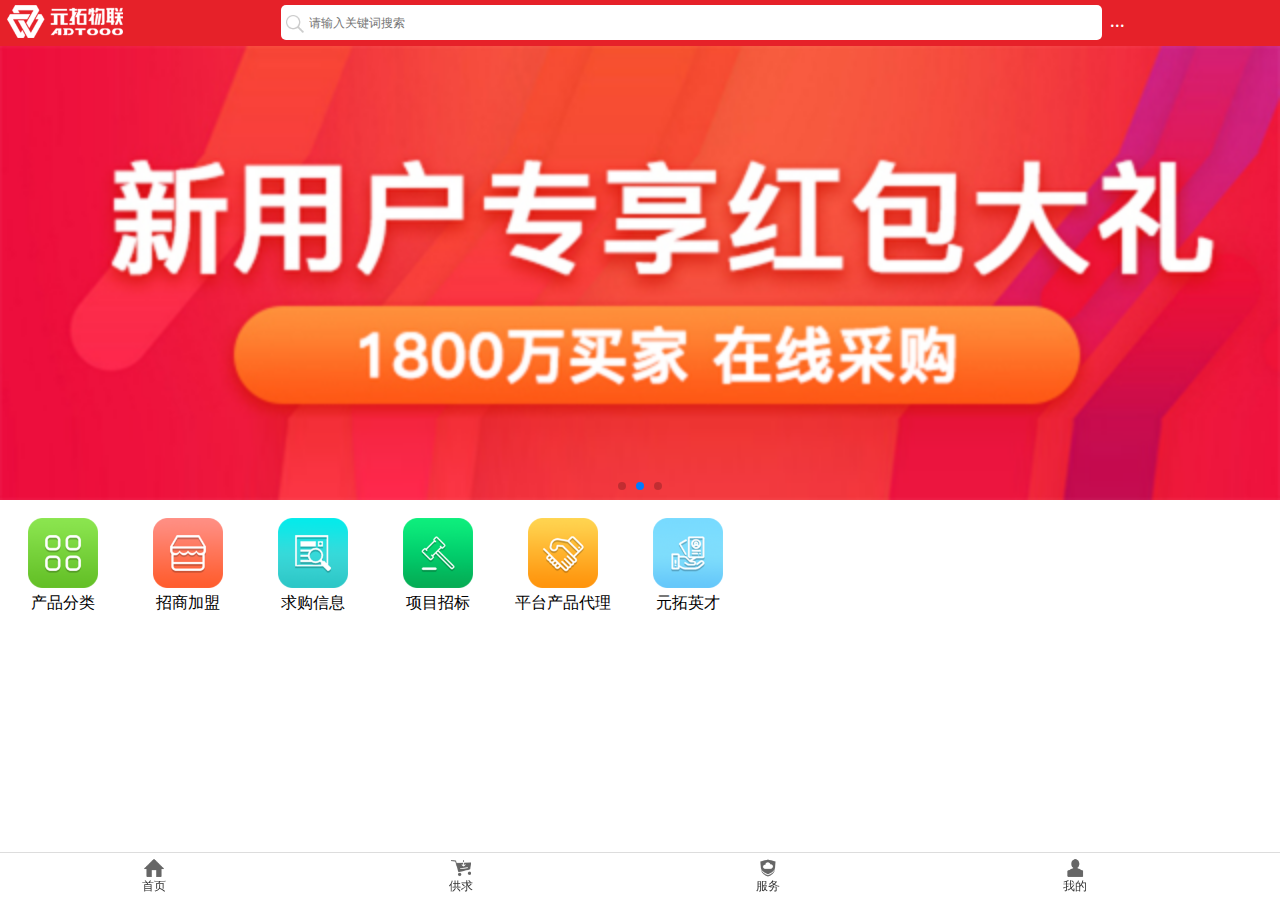
<file: ADTO_mobile/index.html>
<!DOCTYPE html>
<html>

<head>
	<meta charset="UTF-8">
	<meta name="viewport"
		content="width=width=device-width, user-scalable=no, initial-scale=1.0, maximum-scale=1.0, minimum-scale=1.0">
	<title>home</title>
	<link rel="stylesheet" href="css/style.css">
	<link rel="stylesheet" href="css/swiper.min.css">


</head>
<style>

</style>

<body>
	<div class="yy_header">
		<div class="yy_header1">
			<img src="images/logo.png" />
		</div>

		<div class="yy_header2">
			<div>
				<img src="images/Search.png" />
				<input placeholder="请输入关键词搜索" />
			</div>
		</div>
		<div class="yy_header3">
			<a href="#">...</a>
		</div>
	</div>
	<div class="yy_banner">
		<div class="swiper-container">
			<div class="swiper-wrapper">
				<div class="swiper-slide"><img src="images/banner1.png" />
				</div>
				<div class="swiper-slide"><img src="images/banner1.png" alt=""></div>
				<div class="swiper-slide"><img src="images/banner1.png" alt=""></div>
			</div>
			<!-- 如果需要分页器 -->
			<div class="swiper-pagination"></div>

			<!-- 如果需要滚动条 -->
		</div>
	</div>
	<div class="yy_content">
		<ul>
			<li>
				<a href="#">
					<img src="images/content1.png" />
					<p>产品分类</p>
				</a>
			</li>
			<li>
				<a href="#">
					<img src="images/content2.png" />
					<p>招商加盟</p>
				</a>
			</li>
			<li>
				<a href="#">
					<img src="images/content3.png" />
					<p>求购信息</p>
				</a>
			</li>
			<li>
				<a href="#">
					<img src="images/content4.png" />
					<p>项目招标</p>
				</a>
			</li>
			<li>
				<a href="#">
					<img src="images/content5.png" />
					<p>平台产品代理</p>
				</a>
			</li>
			<li>
				<a href="#">
					<img src="images/content6.png" />
					<p>元拓英才</p>
				</a>
			</li>
			<li class="clear"></li>
		</ul>
	</div>
	<div class="yy_content_center"></div>
	<div class="yy_bottom">
		<ul>
			<li>
				<a href="#">
					<img src="images/shouye.png" />
					<p>首页</p>
				</a>
			</li>
			<li>
				<a href="#">
					<img src="images/gongqiu.png" />
					<p>供求</p>
				</a>
			</li>
			<li>
				<a href="#">
					<img src="images/fuwu.png" />
					<p>服务</p>
				</a>
			</li>
			<li>
				<a href="#">
					<img src="images/user.png" />
					<p>我的</p>
				</a>
			</li>
			<li class="clear"></li>
		</ul>
	</div>
	<script src="js/swiper.min.js"></script>
	<script src="js/jquery.min.js"></script>
	<script>
		$(document).ready(function () {
			var mySwiper = new Swiper('.swiper-container', {
				// 轮播图的方向，也可以是vertical方向
				direction: 'horizontal',

				//播放速度
				loop: true,

				// 自动播放时间
				autoplay: 500,

				// 播放的速度
				speed: 2000,

				// 如果需要分页器，即下面的小圆点
				pagination: '.swiper-pagination',

				// 如果需要前进后退按钮
				nextButton: '.swiper-button-next',
				prevButton: '.swiper-button-prev',


				// 这样，即使我们滑动之后， 定时器也不会被清除
				autoplayDisableOnInteraction: false,

			});

		})    
	</script>
</body>

</html>
</file>
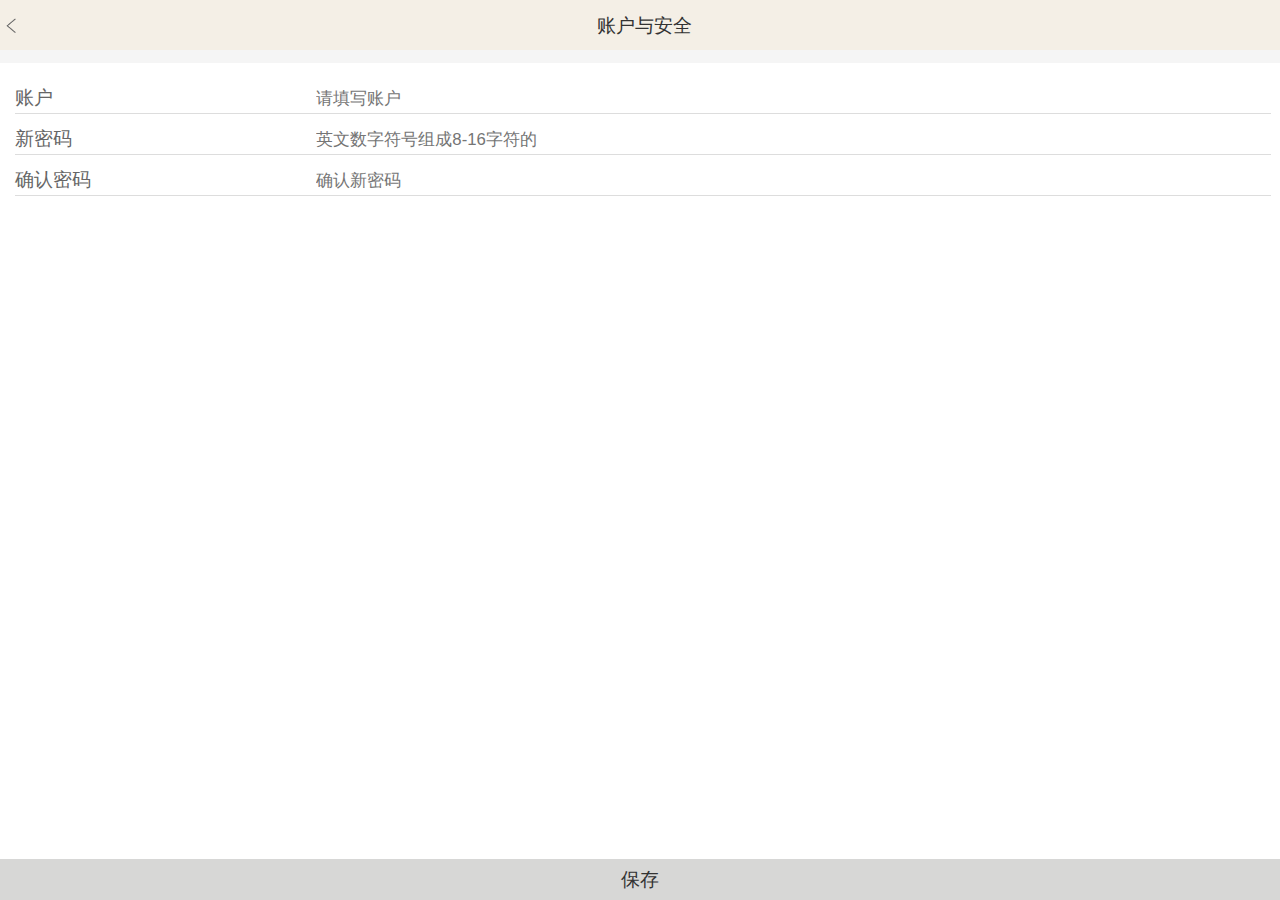
<file: ADTO_mobile/accounts_security.html>
<!DOCTYPE html>
<html>
	<head>
		<meta charset="UTF-8">
		<title>账户与安全</title>
		<meta content="width=device-width, initial-scale=1.0, maximum-scale=1.0, user-scalable=no" name="viewport" />
		<link rel="stylesheet" href="css/indexone.css" />
	</head>
	<body>
	<!-- 头部star -->
	<div class="mobile_head">
		<div class="ld_head_content">
			<div class="ld_head_left">
				<a><img src="images/Back.png"></a>
			</div>
			<div class="ld_head_center">
                账户与安全
            </div>	
            <div class="ld_head_right">
                
            </div>
		</div>	
	</div>
    <!-- 头部end -->
    <div class="ld_inline">
    </div>
	<!-- 内容star-->
	<div class="ld_address_information ld_invoice_infor">
        <div class="ld_profile_item">
            <div class="ld_profile_item_left">账户</div>
            <div class="ld_profile_item_right">
                <input type="text" placeholder="请填写账户">
            </div>
        </div>
        <div class="ld_profile_item">
            <div class="ld_profile_item_left">新密码</div>
            <div class="ld_profile_item_right">
                <input type="text" placeholder="英文数字符号组成8-16字符的密码">
            </div>
        </div>
        <div class="ld_profile_item">
            <div class="ld_profile_item_left">确认密码</div>
            <div class="ld_profile_item_right">
                <input type="text" placeholder="确认新密码">
            </div>
        </div>
    </div>                                                                                                       
    <!-- 内容end-->
	<!-- 底部star-->
	<div class="ld_add_address">
        <a>保存</a>
    </div>
	<!-- 底部end-->
	</body>
</html>
</file>
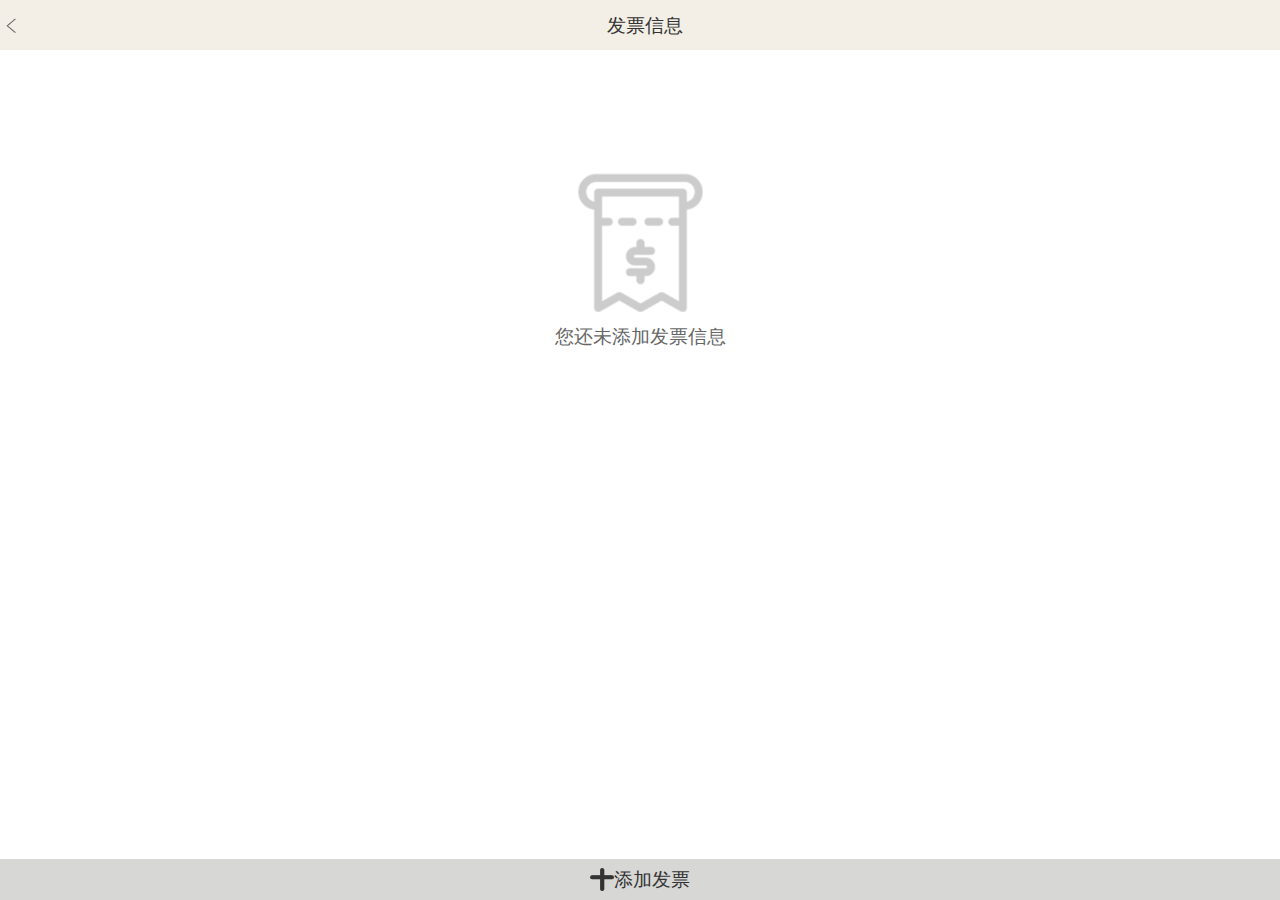
<file: ADTO_mobile/add_invoice.html>
<!DOCTYPE html>
<html>
	<head>
		<meta charset="UTF-8">
		<title>发票信息</title>
		<meta content="width=device-width, initial-scale=1.0, maximum-scale=1.0, user-scalable=no" name="viewport" />
		<link rel="stylesheet" href="css/indexone.css" />
	</head>
	<body>
	<!-- 头部star -->
	<div class="mobile_head">
		<div class="ld_head_content">
			<div class="ld_head_left">
				<a><img src="images/Back.png"></a>
			</div>
			<div class="ld_head_center">
				发票信息
            </div>	
            <div class="ld_head_right">
                
            </div>
		</div>	
	</div>
	<!-- 头部end -->
	<!-- 内容star-->
	<div class="ld_no_address">
        <img src="images/invoice_no.png">
        <p>您还未添加发票信息</p>
    </div>                                                                                                            
	<!-- 内容end-->
	<!-- 底部star-->
	<div class="ld_add_address">
        <div class="ld_add_address_left"><a><img src="images/address_add.png"> </a></div>
        <div class="ld_add_address_right"><a href="invoice_details.html"><span>添加发票</span></a></div>
    </div>
	<!-- 底部end-->
	</body>
</html>
</file>
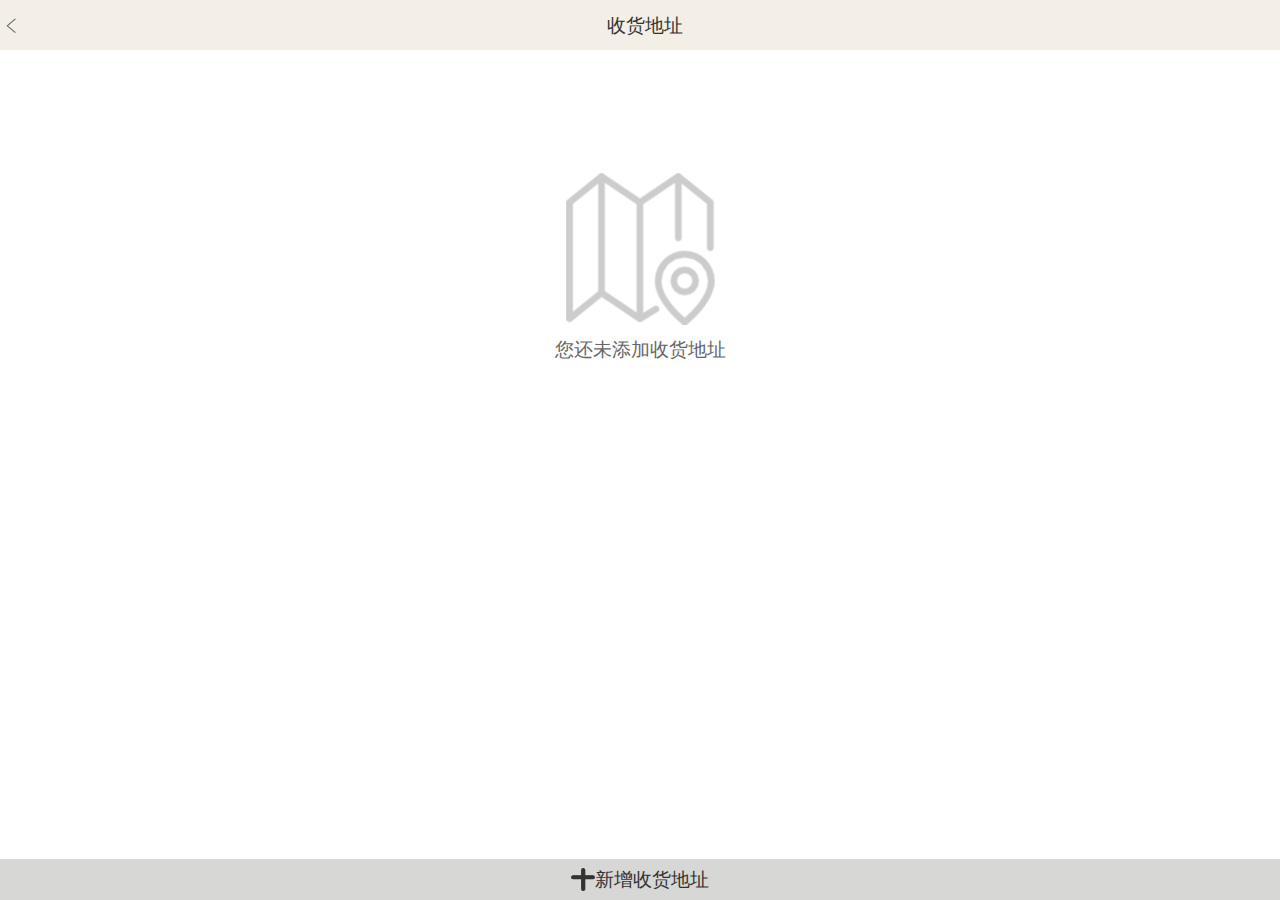
<file: ADTO_mobile/address.html>
<!DOCTYPE html>
<html>
	<head>
		<meta charset="UTF-8">
		<title>收货地址</title>
		<meta content="width=device-width, initial-scale=1.0, maximum-scale=1.0, user-scalable=no" name="viewport" />
		<link rel="stylesheet" href="css/indexone.css" />
	</head>
	<body>
	<!-- 头部star -->
	<div class="mobile_head">
		<div class="ld_head_content">
			<div class="ld_head_left">
				<a><img src="images/Back.png"></a>
			</div>
			<div class="ld_head_center">
				收货地址
            </div>	
            <div class="ld_head_right">
                
            </div>
		</div>	
	</div>
	<!-- 头部end -->
	<!-- 内容star-->
	<div class="ld_no_address">
        <img src="images/address_no.png">
        <p>您还未添加收货地址</p>
    </div>                                                                                                            
	<!-- 内容end-->
	<!-- 底部star-->
	<div class="ld_add_address">
        <div class="ld_add_address_left"><a><img src="images/address_add.png"> </a></div>
        <div class="ld_add_address_right"><a href="address_confirm.html"><span>新增收货地址</span></a></div>
    </div>
	<!-- 底部end-->
	</body>
</html>
</file>
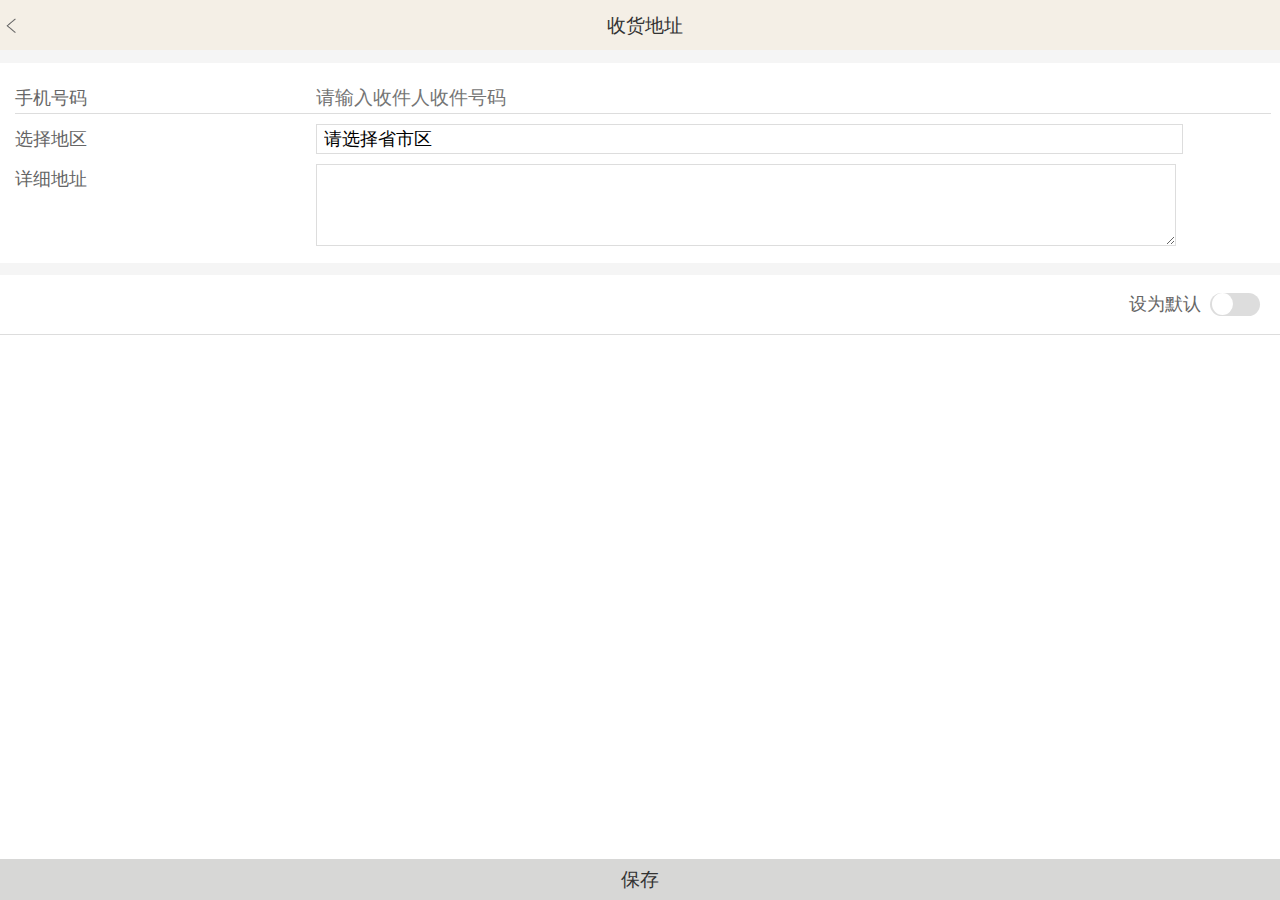
<file: ADTO_mobile/address_confirm.html>
<!DOCTYPE html>
<html>
	<head>
		<meta charset="UTF-8">
		<title>收货地址</title>
		<meta content="width=device-width, initial-scale=1.0, maximum-scale=1.0, user-scalable=no" name="viewport" />
		<link rel="stylesheet" href="css/indexone.css" />
	</head>
	<body>
	<!-- 头部star -->
	<div class="mobile_head">
		<div class="ld_head_content">
			<div class="ld_head_left">
				<a><img src="images/Back.png"></a>
			</div>
			<div class="ld_head_center">
				收货地址
            </div>	
            <div class="ld_head_right">
				
            </div>
		</div>	
	</div>
    <!-- 头部end -->
    <div class="ld_inline">
    </div>
	<!-- 内容star-->
	<div class="ld_address_information">
        <div class="ld_address_infor_item">
            <div class="ld_address_infor_left">手机号码</div>
            <div class="ld_address_infor_right">
                <input type="text" placeholder="请输入收件人收件号码" class="ld_addr">
            </div>
        </div>
        <div  class="ld_address_infor_item">
            <div class="ld_address_infor_left">选择地区</div>
            <div class="ld_address_infor_right">
				<input type="text" class="threeunit" id="picker" placeholder="请选择省市区">
			</div>
        </div>
        <div  class="ld_address_infor_item">
            <div class="ld_address_infor_left">详细地址</div>
            <div class="ld_address_infor_right">
				<textarea></textarea>
			</div>
        </div>
    </div>                                                                                                       
	<!-- 内容end-->
	<div class="ld_inline">
	</div>
	<!-- 设为默认star-->
	<div class="ld_setdefault">
		<div>
			<input type="checkbox" id="1" class="checkbox">
			<label class="switch" for="1"></label>
		</div>
		<div class="ld_defullt">设为默认</div>
	</div>
	<!-- 设为默认end-->
	<!-- 底部star-->
	<div class="ld_add_address">
        <a>保存</a>
    </div>
	<!-- 底部end-->
	<script src="js/picker.min.js"></script>
	<script src="js/city.js"></script>
	<script src="js/index.js"></script>
	</body>
</html>
</file>
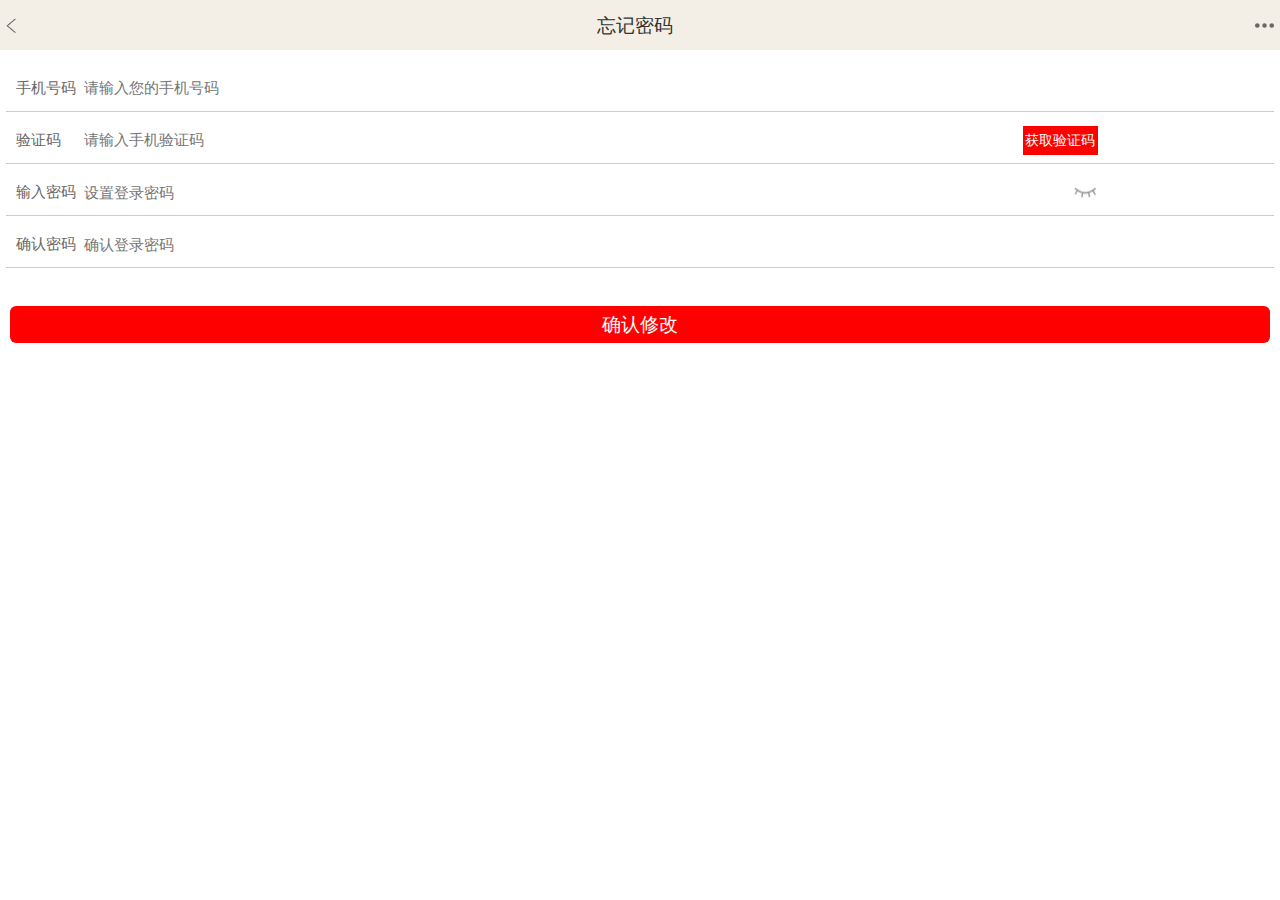
<file: ADTO_mobile/forget_password.html>
<!DOCTYPE html>
<html>
	<head>
		<meta charset="UTF-8">
		<title>忘记密码</title>
		<meta content="width=device-width, initial-scale=1.0, maximum-scale=1.0, user-scalable=no" name="viewport" />
		<link rel="stylesheet" href="css/indexone.css" />
		<script src="js/jquery.min.js"></script>
	</head>
	<body>
	<!-- 头部star -->
	<div class="mobile_head">
		<div class="ld_head_content">
			<div class="ld_head_left">
				<a><img src="images/Back.png"></a>
			</div>
			<div class="ld_head_center">
				忘记密码
			</div>
			<div class="ld_head_right">
				<a><img src="images/right_share.png"></a>
			</div>	
		</div>	
	</div>
	<!-- 头部end -->
	<!-- 内容star-->
	<div class="ld_register_details">
		<div class="ld_register_input">
			<div class="ld_register_input_left">
				手机号码
			</div>
			<div class="ld_register_input_right">
				<input type="text" placeholder="请输入您的手机号码">
			</div>	
		</div>
		<div class="ld_register_input">
				<div class="ld_register_input_left">
					验证码
				</div>
				<div class="ld_register_input_right">
					<input type="text" placeholder="请输入手机验证码" class="ld_identify">
					<a>获取验证码</a>
				</div>	
		</div>
		<div class="ld_register_input">
				<div class="ld_register_input_left">
					输入密码
				</div>
				<div class="ld_register_input_right">
					<input type="password" id="upass"  placeholder="设置登录密码" class="ld_identify">
					<a class="ld_show_pass">
						<img src="images/eyes_hide.png" alt="" id="eyesHide">
						<img src="images/eyes_show.png" alt="" id="eyesShow">
					</a>
				</div>	
		</div>
		<div class="ld_register_input">
				<div class="ld_register_input_left">
					确认密码
				</div>
				<div class="ld_register_input_right">
					<input type="password" placeholder="确认登录密码" class="ld_identify">
				</div>	
		</div>	
	</div>                                                                                                               
	<!-- 内容end-->
	<!-- 底部star-->
	<div class="ld_register_bottom">
		<a>确认修改</a>
	</div>
	<!-- 底部end-->
	<script>
			$("#eyesHide").click(function(){
				if($("#upass").attr("type")=="password"){
					$("#upass").attr('type','text');
					$("#eyesShow").show();
					$("#eyesHide").hide();
				}
			});
			$("#eyesShow").click(function(){
				if($("#upass").attr("type")=="text"){
					$("#upass").attr('type','password');
					$("#eyesShow").hide();
					$("#eyesHide").show();
				}
			});
	</script>
	</body>
</html>
</file>
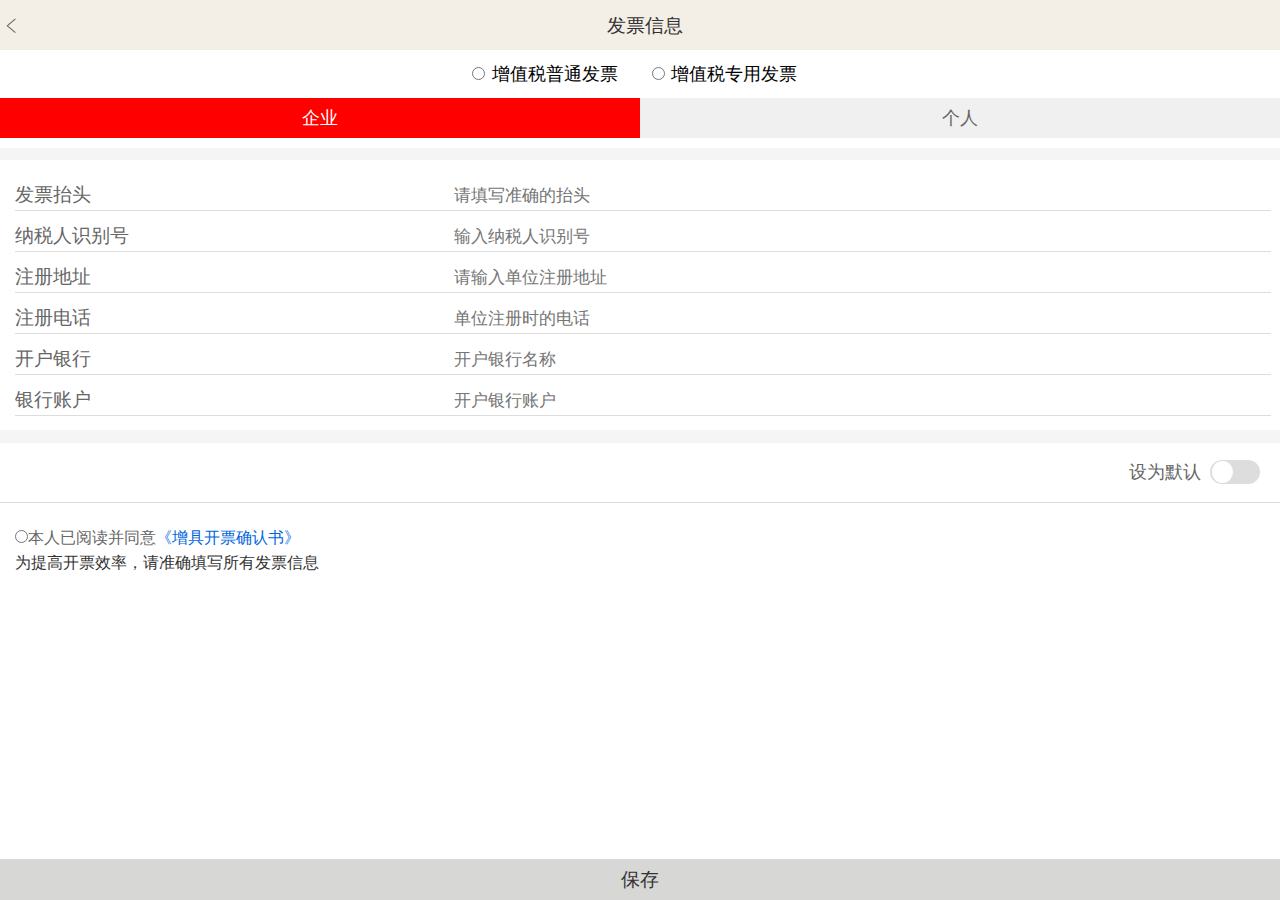
<file: ADTO_mobile/invoice_details.html>
<!DOCTYPE html>
<html>
	<head>
		<meta charset="UTF-8">
		<title>发票信息</title>
		<meta content="width=device-width, initial-scale=1.0, maximum-scale=1.0, user-scalable=no" name="viewport" />
		<link rel="stylesheet" href="css/indexone.css" />
		<script type="text/javascript" src="js/jquery.min.js" ></script>
	</head>
	<body>
	<!-- 头部star -->
	<div class="mobile_head">
		<div class="ld_head_content">
			<div class="ld_head_left">
				<a><img src="images/Back.png"></a>
			</div>
			<div class="ld_head_center">
                发票信息
            </div>	
            <div class="ld_head_right">
                
            </div>
		</div>	
	</div>
    <!-- 头部end -->
    <!-- 选择发票类别star-->
    <div class="ld_ivocategory">
        <div>
            <p><input name="invoice" type="radio"/><span>增值税普通发票</span></p>  
            <p><input name="invoice" type="radio" /><span>增值税专用发票</span></p>
        </div>
    </div>
    <!-- 选择发票类别end-->
    <div class="ld_tab">
    	<!--选项企业、个人star -->
    	<ul class="ld-tab-hd">
    		<li class="active xuan">企业</li>
    		<li class="xuan">个人</li>
    	</ul>
    	<div class="ld_inline">
    	</div>
    	<!--选项企业、个人end -->
    	<ul class="ld-tab-bd">
    		<li class="thisclass" style="display:block;">
		    	<!-- 企业开发票内容star-->
				<div class="ld_address_information ld_invoice_infor">
			        <div class="ld_profile_item">
			            <div class="ld_profile_item_left ld_fapiao">发票抬头</div>
			            <div class="ld_profile_item_right ld_fapiao_right">
			                <input type="text" placeholder="请填写准确的抬头">
			            </div>
			        </div>
			        <div class="ld_profile_item">
			            <div class="ld_profile_item_left ld_fapiao">纳税人识别号</div>
			            <div class="ld_profile_item_right ld_fapiao_right">
			                <input type="text" placeholder="输入纳税人识别号">
			            </div>
			        </div>
			        <div class="ld_profile_item">
			            <div class="ld_profile_item_left ld_fapiao">注册地址</div>
			            <div class="ld_profile_item_right ld_fapiao_right">
			                <input type="text" placeholder="请输入单位注册地址">
			            </div>
			        </div>
			        <div class="ld_profile_item">
			            <div class="ld_profile_item_left ld_fapiao">注册电话</div>
			            <div class="ld_profile_item_right ld_fapiao_right">
			                <input type="text" placeholder="单位注册时的电话">
			            </div>
			        </div>
			        <div class="ld_profile_item">
			            <div class="ld_profile_item_left ld_fapiao">开户银行</div>
			            <div class="ld_profile_item_right ld_fapiao_right">
			                <input type="text" placeholder="开户银行名称">
			            </div>
			        </div>
			        <div class="ld_profile_item">
			            <div class="ld_profile_item_left ld_fapiao">银行账户</div>
			            <div class="ld_profile_item_right ld_fapiao_right">
			                <input type="text" placeholder="开户银行账户">
			            </div>
			        </div>
			    </div>                                                                                                       
	    		<!-- 企业开发票内容end-->	
	    	</li>
	    	<li style="display: none;">
	    		<!-- 个人开发票内容star-->
				<div class="ld_address_information ld_invoice_infor">
			        <div class="ld_profile_item">
			            <div class="ld_profile_item_left ld_fapiao">发票抬头</div>
			            <div class="ld_profile_item_right ld_fapiao_right">
			                <input type="text" placeholder="请填写准确的抬头">
			            </div>
			        </div>
			    </div>                                                                                                       
	    		<!-- 个人开发票内容end-->	
	    	</li>
	    </ul>
	</div>
    <div class="ld_inline">
    </div>
    <!-- 设为默认star-->
    <div class="ld_setdefault">
        <div>
            <input type="checkbox" id="1" class="checkbox">
            <label class="switch" for="1"></label>
        </div>
        <div class="ld_defullt">设为默认</div>
    </div>
    <!-- 设为默认end-->
    <!-- 增票开具star-->
    <div class="ld_intip">
    	<p><input name="invoice" type="radio"/>本人已阅读并同意<a>《增具开票确认书》</a></p> 	
    	<p>为提高开票效率，请准确填写所有发票信息</p>
    </div>
    <!-- 增票开具end-->
	<!-- 底部star-->
	<div class="ld_add_address">
        <a>保存</a>
    </div>
	<!-- 底部end-->
	</body>
	<script type="text/javascript">
	$(function(){
	    function tabs(tabTit,on,tabCon){
	        $(tabTit).children().click(function(){
	            $(this).addClass(on).siblings().removeClass(on);
	            var index = $(tabTit).children().index(this);
	           	$(tabCon).children().eq(index).show().siblings().hide();
	    	});
		};
	    tabs(".ld-tab-hd","active",".ld-tab-bd");
	});
	</script>
</html>
</file>
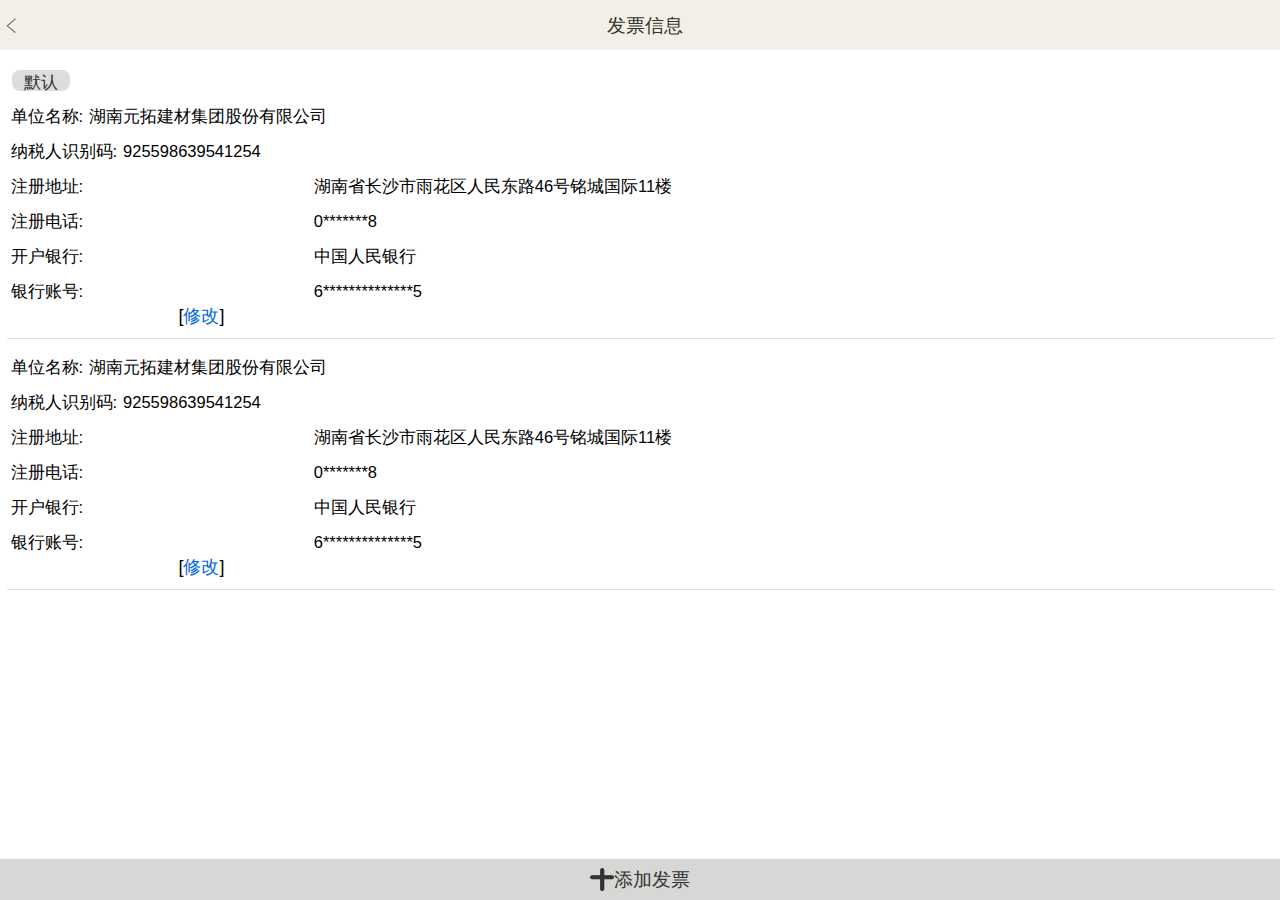
<file: ADTO_mobile/invoice_list.html>
<!DOCTYPE html>
<html>
	<head>
		<meta charset="UTF-8">
		<title>发票信息</title>
		<meta content="width=device-width, initial-scale=1.0, maximum-scale=1.0, user-scalable=no" name="viewport" />
		<link rel="stylesheet" href="css/indexone.css" />
	</head>
	<body>
		<!-- 头部star -->
		<div class="mobile_head">
			<div class="ld_head_content">
				<div class="ld_head_left">
					<a><img src="images/Back.png"></a>
				</div>
				<div class="ld_head_center">
	                	发票信息
	            </div>	
	            <div class="ld_head_right">
	                
	            </div>
			</div>	
		</div>
	    <!-- 头部end -->
	    <!-- 发票列表信息star-->
	    <div class="ld_invoice_list">
	    	<ul class="ld_invoice_list_details">
	    		<li>
	    			<p>默认</p>
	    			<div class="ld_profile_item ld_invoice_listnoborder">
			            <div class="ld_invoice_listnoborder_left">单位名称:</div>
			            <div class="ld_invoice_listnoborder_right">
			                	湖南元拓建材集团股份有限公司
			            </div>
			        </div>
	    		    <div class="ld_profile_item ld_invoice_listnoborder">
			            <div class="ld_invoice_listnoborder_left">纳税人识别码:</div>
			            <div class="ld_invoice_listnoborder_right">
			                	925598639541254
			            </div>
			        </div>
	    		    <div class="ld_profile_item ld_invoice_listnoborder">
			            <div class="ld_invoice_listnoborder_left">注册地址:</div>
			            <div class="ld_profile_item_right ld_black">
			                	湖南省长沙市雨花区人民东路46号铭城国际11楼
			            </div>
			        </div>
			        <div class="ld_profile_item ld_invoice_listnoborder">
			            <div class="ld_invoice_listnoborder_left">注册电话:</div>
			            <div class="ld_profile_item_right ld_black">
			                	0*******8
			            </div>
			        </div>
			        <div class="ld_profile_item ld_invoice_listnoborder">
			            <div class="ld_invoice_listnoborder_left">开户银行:</div>
			            <div class="ld_profile_item_right ld_black">
			                	中国人民银行
			            </div>
			        </div>
			        <div class="ld_profile_item ld_invoice_listnoborder">
			            <div class="ld_invoice_listnoborder_left">银行账号:</div>
			            <div class="ld_profile_item_right ld_black">
			                	6**************5
			            </div>
			        </div>
	    		    <a>[<span>修改</span>]</a>
	    		</li>
	    		<li>
	    			<div class="ld_profile_item ld_invoice_listnoborder">
			            <div class="ld_invoice_listnoborder_left">单位名称:</div>
			            <div class="ld_invoice_listnoborder_right">
			                	湖南元拓建材集团股份有限公司
			            </div>
			        </div>
	    		    <div class="ld_profile_item ld_invoice_listnoborder">
			            <div class="ld_invoice_listnoborder_left">纳税人识别码:</div>
			            <div class="ld_invoice_listnoborder_right">
			                	925598639541254
			            </div>
			        </div>
	    		    <div class="ld_profile_item ld_invoice_listnoborder">
			            <div class="ld_invoice_listnoborder_left">注册地址:</div>
			            <div class="ld_profile_item_right ld_black">
			                	湖南省长沙市雨花区人民东路46号铭城国际11楼
			            </div>
			        </div>
			        <div class="ld_profile_item ld_invoice_listnoborder">
			            <div class="ld_invoice_listnoborder_left">注册电话:</div>
			            <div class="ld_profile_item_right ld_black">
			                	0*******8
			            </div>
			        </div>
			        <div class="ld_profile_item ld_invoice_listnoborder">
			            <div class="ld_invoice_listnoborder_left">开户银行:</div>
			            <div class="ld_profile_item_right ld_black">
			                	中国人民银行
			            </div>
			        </div>
			        <div class="ld_profile_item ld_invoice_listnoborder">
			            <div class="ld_invoice_listnoborder_left">银行账号:</div>
			            <div class="ld_profile_item_right ld_black">
			                	6**************5
			            </div>
			        </div>
	    		    <a>[<span>修改</span>]</a>
	    		</li>
	    	</ul>
	    </div>
	    <!-- 发票列表信息end-->
	    <!-- 底部star-->
		<div class="ld_add_address">
	        <div class="ld_add_address_left"><a><img src="images/address_add.png"> </a></div>
	        <div class="ld_add_address_right"><a href="invoice_details.html"><span>添加发票</span></a></div>
	    </div>
		<!-- 底部end-->
	</body>
</html>
</file>
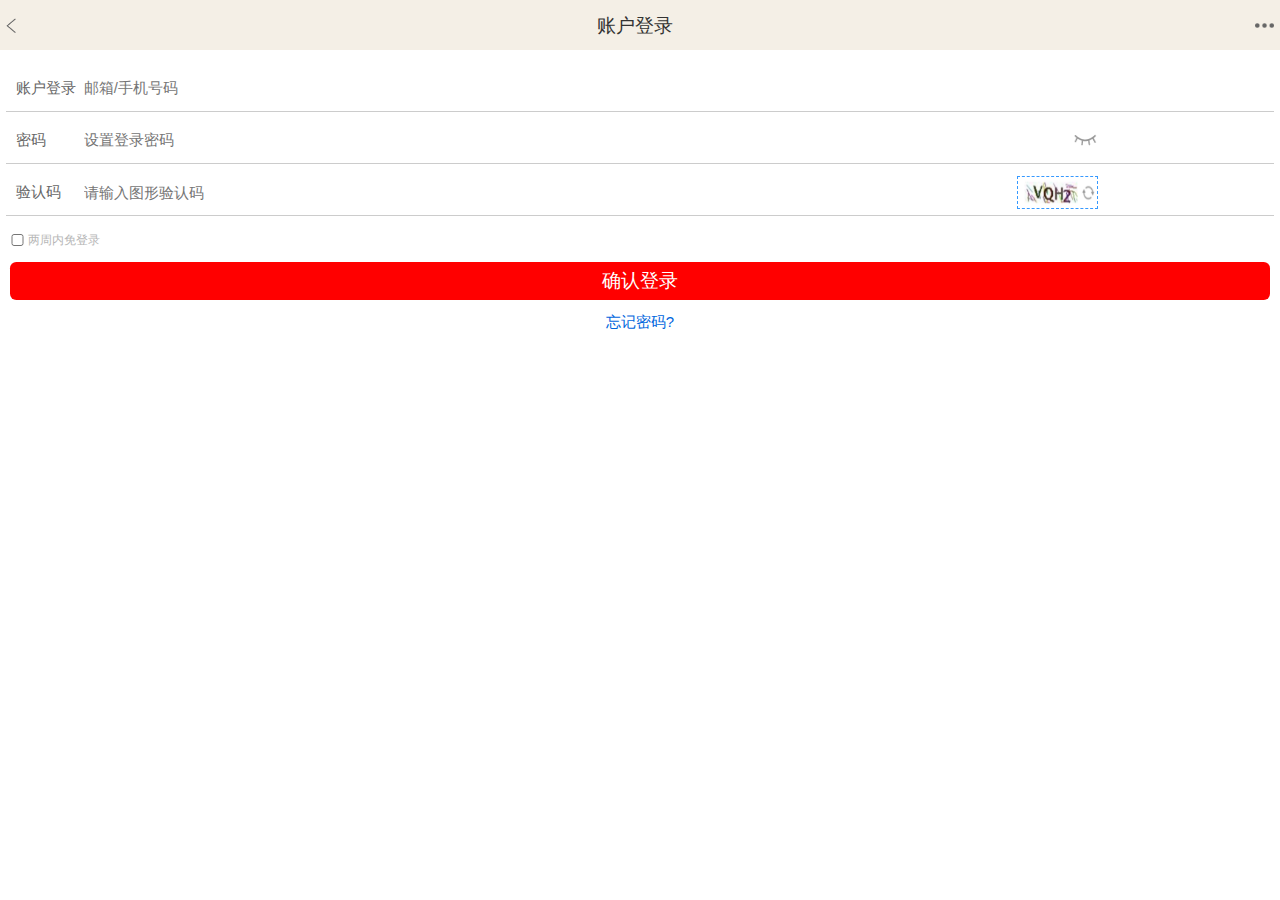
<file: ADTO_mobile/login.html>
<!DOCTYPE html>
<html>
	<head>
		<meta charset="UTF-8">
		<title>登录</title>
		<meta content="width=device-width, initial-scale=1.0, maximum-scale=1.0, user-scalable=no" name="viewport" />
		<link rel="stylesheet" href="css/indexone.css" />
		<script type="text/javascript" src="js/jquery.min.js" ></script>
	</head>
	<body>
	<!-- 头部star -->
	<div class="mobile_head">
		<div class="ld_head_content">
			<div class="ld_head_left">
				<a><img src="images/Back.png"></a>
			</div>
			<div class="ld_head_center">
				账户登录
			</div>
			<div class="ld_head_right">
				<a><img src="images/right_share.png"></a>
			</div>	
		</div>	
	</div>
	<!-- 头部end -->
	<!-- 内容star-->
	<div class="ld_register_details ld_register_details_two">
		<div class="ld_register_input">
			<div class="ld_register_input_left">
				账户登录
			</div>
			<div class="ld_register_input_right">
				<input type="text" placeholder="邮箱/手机号码" id="uname">
			</div>	
		</div>
		<div class="ld_register_input">
				<div class="ld_register_input_left">
					密码
				</div>
				<div class="ld_register_input_right">
						<input type="password" id="upass"  placeholder="设置登录密码" class="ld_identify">
						<a class="ld_show_pass">
							<img src="images/eyes_hide.png" alt="" id="eyesHide">
							<img src="images/eyes_show.png" alt="" id="eyesShow">
						</a>
				</div>	
		</div>
		<div class="ld_register_input">
				<div class="ld_register_input_left">
					验认码
				</div>
				<div class="ld_register_input_right">
					<input type="text" placeholder="请输入图形验认码" class="ld_identify">
					<a class="ld_show_code"><img src="images/code.png" class="ld_tuxing"></a>
				</div>	
		</div>
		<!--<div id="error_box"><br></div>-->
	</div>
	<!-- 内容end-->
    <!-- 底部star-->
    <div class="ld_register_tip ld_register_tip_two">
		<input type="checkbox">
		<p>两周内免登录</p>
	</div>
	<div class="ld_register_bottom">
		<a href="" onclick="fnLogin()">确认登录</a>
    </div>
    <div class="ld_ft">
        <a href="forget_password.html">忘记密码?</a>
    </div>
	<!-- 底部end-->
	<script>
		function fnLogin() {
		var phoneReg = /(^1[3|4|5|7|8]\d{9}$)|(^09\d{8}$)/;
 		var oUname = document.getElementById("uname").value;
 		var oUpass = document.getElementById("upass");	
		if (!phoneReg.test(oUname) ) {
			alert('请输入有效的手机号码！');
		    return false;
		}
		 if (oUpass.value.length > 20 || oUpass.value.length < 6) {
		  alert("密码请输入6-20位字符")
		  return;
		 }
		 window.alert("登录成功")
		 }
	</script>
	<script>
			$("#eyesHide").click(function(){
				if($("#upass").attr("type")=="password"){
					$("#upass").attr('type','text');
					$("#eyesShow").show();
					$("#eyesHide").hide();
				}
			});
			$("#eyesShow").click(function(){
				if($("#upass").attr("type")=="text"){
					$("#upass").attr('type','password');
					$("#eyesShow").hide();
					$("#eyesHide").show();
				}
			});
	</script>
	</body>
</html>
</file>
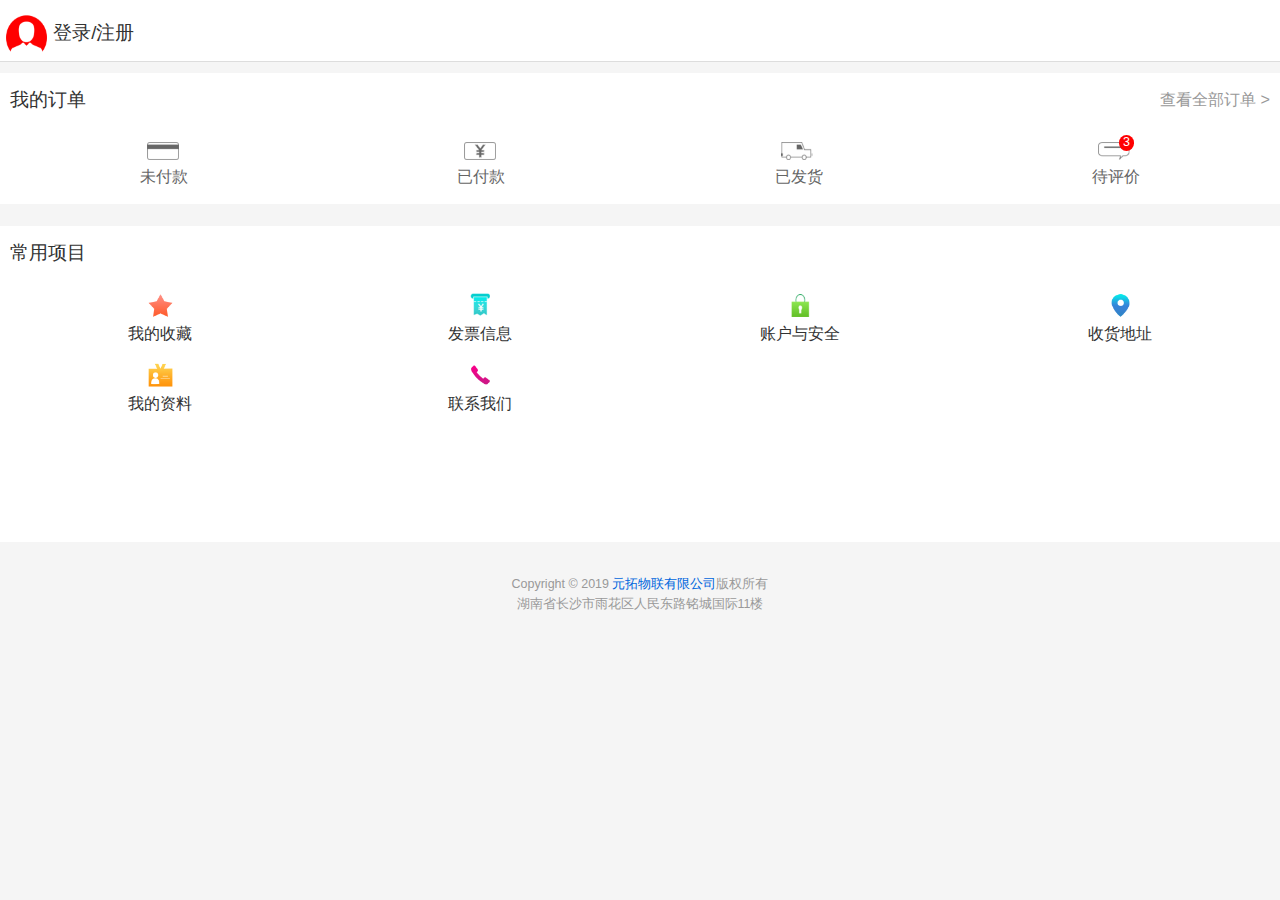
<file: ADTO_mobile/my_center.html>
<!DOCTYPE html>
<html>
	<head>
		<meta charset="UTF-8">
		<title>个人中心</title>
		<meta content="width=device-width, initial-scale=1.0, maximum-scale=1.0, user-scalable=no" name="viewport" />
		<link rel="stylesheet" href="css/indexone.css" />
    </head>
    <style>
        body{ background-color: #f5f5f5;}
    </style>
	<body>
	<!-- 头部star -->
	<div class="my_center_top">
        <div class="my_center_top_logo">
            <img src="images/my_logo.png">
        </div> 
        <div class="my_center_top_text">
            <a>登录/注册</a>
        </div>   
    </div>
	<!-- 头部end -->
    <!-- 内容star-->
    <!-- 我的订单star-->
	<div class="ld_myOrder">
        <div class="ld_myOrder_title">
            <div class="ld_myOrder_title_left">我的订单</div>
            <div class="ld_myOrder_title_right">查看全部订单 &gt</div>
        </div>
        <div class="ld_myOrder_content">
            <ul>
                <li>
                    <img src="images/my_one.png">
                    <a>未付款</a>
                </li>
                <li>
                    <img src="images/my_two.png">
                    <a>已付款</a>
                </li>
                <li>
                    <img src="images/my_three.png">
                    <a>已发货</a>
                </li>
                <li>
                    <img src="images/my_four.png">
                    <span>3</span>
                    <a>待评价</a>
                </li>
            </ul>
        </div>
    </div>
    <!-- 我的订单end-->
    <div class="ld_inline">
    </div>
    <!-- 常用项目star-->
    <div class="ld_myOrder ld_myUsed">
            <div class="ld_myOrder_title">
                <div class="ld_myOrder_title_left">常用项目</div>
            </div>
            <div class="aui-class-box">
                    <ul class="clearfix">
                        <li class="aui-class-box-item">
                            <a href="my_collect.html">
                                <div class="aui-class-box-item-img">
                                    <img src="images/used_one.png" alt="">
                                </div>
                                <div class="aui-class-box-item-text">我的收藏</div>
                            </a>
                        </li>
                        <li class="aui-class-box-item">
                            <a href="add_invoice.html">
                                <div class="aui-class-box-item-img">
                                    <img src="images/used_two.png" alt="">
                                </div>
                                <div class="aui-class-box-item-text">发票信息</div>
                            </a>
                        </li>
                        <li class="aui-class-box-item">
                            <a href="accounts_security.html">
                                <div class="aui-class-box-item-img">
                                    <img src="images/used_three.png" alt="">
                                </div>
                                <div class="aui-class-box-item-text">账户与安全</div>
                            </a>
                        </li>
                        <li class="aui-class-box-item">
                            <a href="address.html">
                                <div class="aui-class-box-item-img">
                                    <img src="images/used_four.png" alt="">
                                </div>
                                <div class="aui-class-box-item-text">收货地址</div>
                            </a>
                        </li>
                        <li class="aui-class-box-item">
                            <a href="my_profile.html">
                                <div class="aui-class-box-item-img">
                                    <img src="images/used_five.png" alt="">
                                </div>
                                <div class="aui-class-box-item-text">我的资料</div>
                            </a>
                        </li>
                        <li class="aui-class-box-item">
                            <a href="#">
                                <div class="aui-class-box-item-img">
                                    <img src="images/used_six.png" alt="">
                                </div>
                                <div class="aui-class-box-item-text">联系我们</div>
                            </a>
                        </li>
                    </ul>
            </div>
        </div>
    <!-- 常用项目end-->
	<!-- 内容end-->
	<!-- 底部star-->
	<div class="ld_copyright">
        <p>Copyright © 2019 <a>元拓物联有限公司</a>版权所有</p>
        <p>湖南省长沙市雨花区人民东路铭城国际11楼</p>
    </div>
	<!-- 底部end-->
	</body>
</html>
</file>
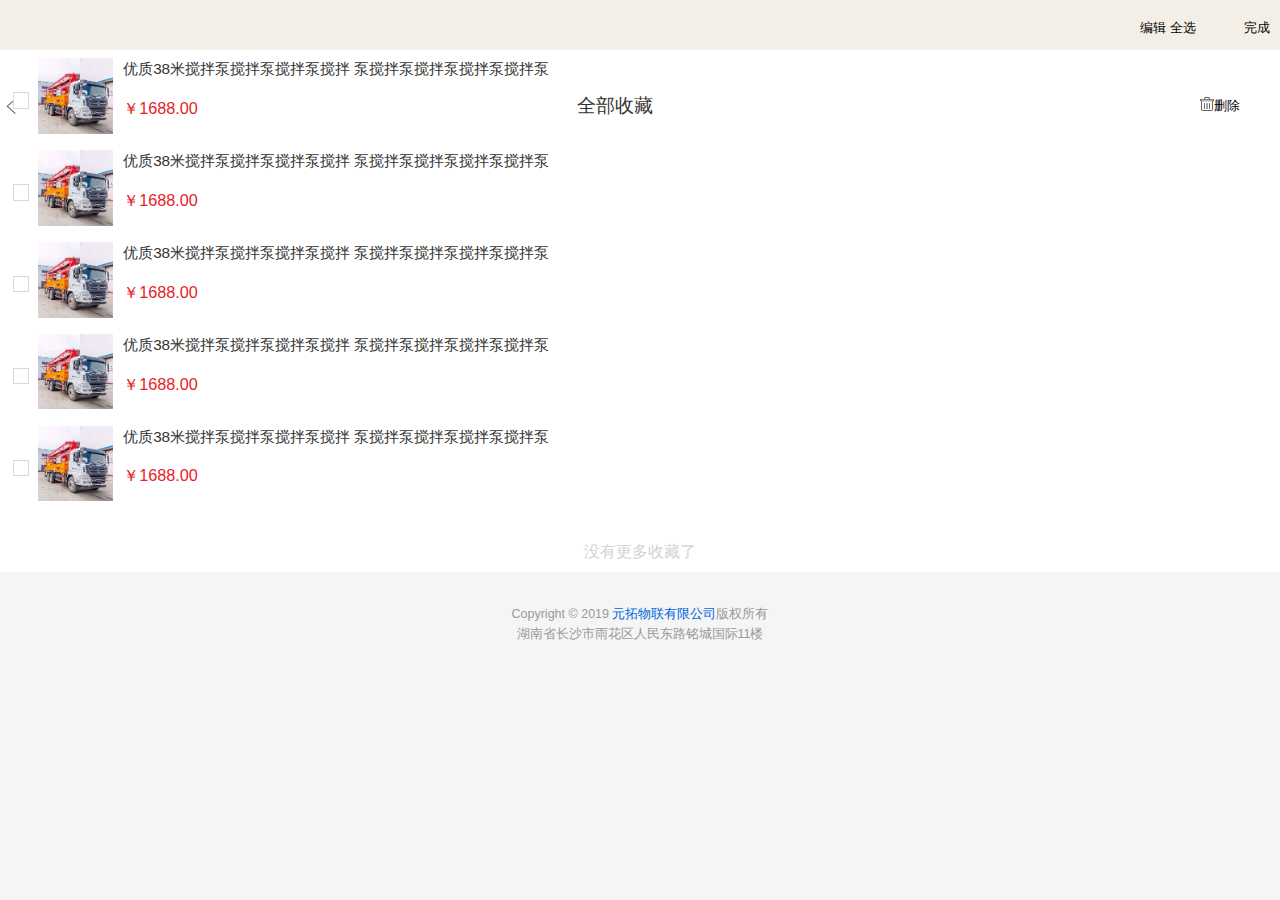
<file: ADTO_mobile/my_collect.html>
<!DOCTYPE html>
<html>
	<head>
		<meta charset="UTF-8">
		<title>个人中心</title>
		<meta content="width=device-width, initial-scale=1.0, maximum-scale=1.0, user-scalable=no" name="viewport" />
		<link rel="stylesheet" href="css/indexone.css" />
		<script type="text/javascript" src="js/jquery.min.js" ></script>
    </head>
    <style>
        body{ background-color: #f5f5f5;}
    </style>
	<body>
	<!-- 头部star -->
	<div class="mobile_head">
            <div class="ld_head_content">
                <div class="ld_head_left">
                    <a><img src="images/Back.png"></a>
                </div>
                <div class="ld_head_center ld_head_center_two">
                    全部收藏
                </div>
                <div class="ld_head_right ld_head_right_two">
                    <a>编辑</a>
                    <a id="all">全选</a>
                    <a class="cd-popup-trigger"><img src="images/co_delete.png">删除</a>
                    <a>完成</a>
                </div>	
            </div>	
        </div>
	<!-- 头部end -->
    <!-- 内容star-->
    <ul class="pt-list">
        <li class="pt-h-item c-fix">
            <a class="">
                <input type="checkbox">
                <div class="pt-h-img" href="#"><img src="images/collect_product.png"></div>
                <div class="pt-h-info">
                    <div class="pt-h-name">优质38米搅拌泵搅拌泵搅拌泵搅拌
                    泵搅拌泵搅拌泵搅拌泵搅拌泵</div>
                    <div class="pt-h-price price">
                        ￥1688.00 
                    </div>
                  <!--    -->
                </div>
            </a>
        </li>
        <li class="pt-h-item c-fix">
            <a class="pt-h-link" href="">
                <input type="checkbox"> 
                <div class="pt-h-img" href="#"><img src="images/collect_product.png"></div>
                <div class="pt-h-info">
                    <div class="pt-h-name">优质38米搅拌泵搅拌泵搅拌泵搅拌
                    泵搅拌泵搅拌泵搅拌泵搅拌泵</div>
                    <div class="pt-h-price price">
                        ￥1688.00  
                    </div>
                  <!--    -->
                </div>
            </a>
        </li>
        <li class="pt-h-item c-fix">
            <a class="pt-h-link" href="">
               
                <div class="pt-h-img" href="#"><input type="checkbox"><img src="images/collect_product.png"></div>
                <div class="pt-h-info">
                    <div class="pt-h-name">优质38米搅拌泵搅拌泵搅拌泵搅拌
                    泵搅拌泵搅拌泵搅拌泵搅拌泵</div>
                    <div class="pt-h-price price">
                        ￥1688.00  
                    </div>
                  <!--    -->
                </div>
            </a>
        </li>
        <li class="pt-h-item c-fix">
                <a class="pt-h-link" href="">
                   
                    <div class="pt-h-img" href="#"><input type="checkbox"><img src="images/collect_product.png"></div>
                    <div class="pt-h-info">
                        <div class="pt-h-name">优质38米搅拌泵搅拌泵搅拌泵搅拌
                        泵搅拌泵搅拌泵搅拌泵搅拌泵</div>
                        <div class="pt-h-price price">
                            ￥1688.00  
                        </div>
                      <!--    -->
                    </div>
                </a>
        </li>
        <li class="pt-h-item c-fix">
                <a class="pt-h-link" href="">
                   
                    <div class="pt-h-img" href="#"><input type="checkbox"><img src="images/collect_product.png"></div>
                    <div class="pt-h-info">
                        <div class="pt-h-name">优质38米搅拌泵搅拌泵搅拌泵搅拌
                        泵搅拌泵搅拌泵搅拌泵搅拌泵</div>
                        <div class="pt-h-price price">
                            ￥1688.00  
                        </div>
                      <!--    -->
                    </div>
                </a>
        </li>
    </ul>
    <p class="ld_nomore">没有更多收藏了</p>  
	<!-- 内容end-->
	<!-- 弹出层开始-->
	<div class="cd-popup" role="alert">
		<div class="cd-popup-container">
			<p>你确定你要删除这项收藏吗?</p>
			<ul class="cd-buttons">
				<li><a href="">是</a></li>
				<li><a href="">否</a></li>
			</ul>
			<a href="" class="cd-popup-close img-replace"></a>
		</div> <!-- cd-popup-container -->
	</div> <!-- cd-popup -->
	<!-- 弹出层结束-->
	<!-- 底部star-->
	<div class="ld_copyright">
        <p>Copyright © 2019 <a>元拓物联有限公司</a>版权所有</p>
        <p>湖南省长沙市雨花区人民东路铭城国际11楼</p>
    </div>
    <!-- 底部end-->
    <script>
            window.onload=function(){
                    var all=document.getElementById("all");
                    var one=document.getElementsByTagName("input");

                   
                   all.onclick=function(){
                         for(var i=1;i<one.length;i++){
                            one[i].checked=all.checked;
                       }
                   }
                   for(var i=1;i<one.length;i++){
                        one[i].onclick=function(){
                            var num=0;
                            for(var j=1;j<one.length;j++)
                            {
                                if(one[j].checked==true)
                                {
                                    num++;
                                }
                            }
                        if(num==one.length-1)
                        {
                            all.checked=true;
                        }
                        else{
                            all.checked=false;
                        }
                        }
                   }
            }
        </script>
        <script type="text/javascript" src="js/main.js" ></script>
        <script type="text/javascript" src="js/jquery.qrcode.min.js" ></script>
	</body>
</html>
</file>
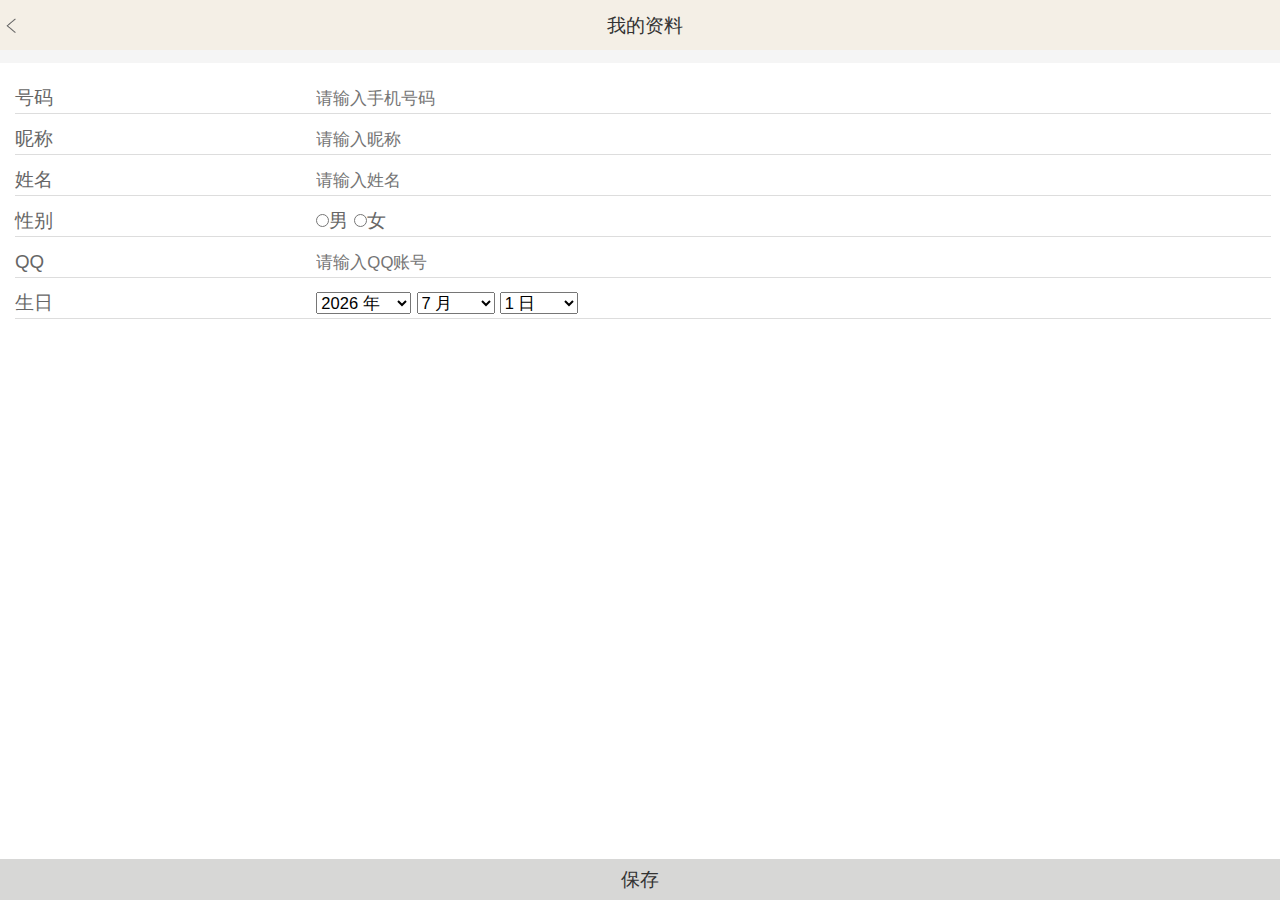
<file: ADTO_mobile/my_profile.html>
<!DOCTYPE html>
<html>
	<head>
		<meta charset="UTF-8">
		<title>我的资料</title>
		<meta content="width=device-width, initial-scale=1.0, maximum-scale=1.0, user-scalable=no" name="viewport" />
		<link rel="stylesheet" href="css/indexone.css" />
	</head>
	<body>
	<!-- 头部star -->
	<div class="mobile_head">
		<div class="ld_head_content">
			<div class="ld_head_left">
				<a><img src="images/Back.png"></a>
			</div>
			<div class="ld_head_center">
				我的资料
            </div>	
            <div class="ld_head_right">
                
            </div>
		</div>	
	</div>
    <!-- 头部end -->
    <div class="ld_inline">
    </div>
	<!-- 内容star-->
	<div class="ld_address_information ld_invoice_infor">
        <div class="ld_profile_item">
            <div class="ld_profile_item_left">号码</div>
            <div class="ld_profile_item_right">
                <input type="text" placeholder="请输入手机号码">
            </div>
        </div>
        <div class="ld_profile_item">
            <div class="ld_profile_item_left">昵称</div>
            <div class="ld_profile_item_right">
                <input type="text" placeholder="请输入昵称">
            </div>
        </div>
        <div class="ld_profile_item">
            <div class="ld_profile_item_left">姓名</div>
            <div class="ld_profile_item_right">
                <input type="text" placeholder="请输入姓名">
            </div>
        </div>
        <div class="ld_profile_item">
            <div class="ld_profile_item_left">性别</div>
            <div class="ld_profile_item_right">
                <input name="sex" type="radio"/>男   
                <input name="sex" type="radio" />女
            </div>
        </div>
        <div class="ld_profile_item">
            <div class="ld_profile_item_left">QQ</div>
            <div class="ld_profile_item_right">
                <input type="text" placeholder="请输入QQ账号">
            </div>
        </div>
        <div class="ld_profile_item">
            <div class="ld_profile_item_left">生日</div>
            <div class="ld_profile_item_right">
                <form name="reg_testdate">
                        <select name="YYYY" onChange="YYYYDD(this.value)">
                            <option value="">请选择 年</option>
                        </select>
                        <select name="MM" onChange="MMDD(this.value)">
                            <option value="">选择 月</option>
                        </select>
                        <select name="DD" onChange="DDD(this.value)">
                            <option value="">选择 日</option>
                        </select>
                </form>    
            </div>
        </div>
    </div>                                                                                                       
	<!-- 内容end-->
	<!-- 底部star-->
	<div class="ld_add_address">
        <a>保存</a>
    </div>
	<!-- 底部end-->
	<script language="JavaScript">
            var changeDD = 1;//->一个全局变量
            function YYYYMMDDstart() {
                MonHead = [31, 28, 31, 30, 31, 30, 31, 31, 30, 31, 30, 31];
                //先给年下拉框赋内容
                var y = new Date().getFullYear();
                for (var i = (y - 47); i < (y + 21); i++) //以今年为准，前30年，后30年
                    document.reg_testdate.YYYY.options.add(new Option(" " + i + " 年", i));
                //赋月份的下拉框
                for (var i = 1; i < 13; i++)
                    document.reg_testdate.MM.options.add(new Option(" " + i + " 月", i));
                document.reg_testdate.YYYY.value = y;
                document.reg_testdate.MM.value = new Date().getMonth() + 1;
                var n = MonHead[new Date().getMonth()];
                if (new Date().getMonth() == 1 && IsPinYear(YYYYvalue)) n++;
                writeDay(n); //赋日期下拉框
                //->赋值给日，为当天日期
        //        document.reg_testdate.DD.value = new Date().getDate();
            }
            if (document.attachEvent)
                window.attachEvent("onload", YYYYMMDDstart);
            else
                window.addEventListener('load', YYYYMMDDstart, false);
        
            function YYYYDD(str) //年发生变化时日期发生变化(主要是判断闰平年)
            {
                var MMvalue = document.reg_testdate.MM.options[document.reg_testdate.MM.selectedIndex].value;
                if (MMvalue == "") {
        //            var e = document.reg_testdate.DD;
                    optionsClear(e);
                    return;
                }
                var n = MonHead[MMvalue - 1];
                if (MMvalue == 2 && IsPinYear(str)) n++;
                writeDay(n)
            }
        
            function MMDD(str) //月发生变化时日期联动
            {
                var YYYYvalue = document.reg_testdate.YYYY.options[document.reg_testdate.YYYY.selectedIndex].value;
                if (YYYYvalue == "") {
                    var e = document.reg_testdate.DD;
                    optionsClear(e);
                    return;
                }
                var n = MonHead[str - 1];
                if (str == 2 && IsPinYear(YYYYvalue)) n++;
                writeDay(n)
            }
        
            function writeDay(n) //据条件写日期的下拉框
            {
                var e = document.reg_testdate.DD;
                optionsClear(e);
                for (var i = 1; i < (n + 1); i++)
                {
                    e.options.add(new Option(" " + i + " 日", i));
                    if(i == changeDD){
                        e.options[i].selected = true;  //->保持选中状态
                    }
                }
                console.log(i);
                console.log(changeDD);
            }
        
            function IsPinYear(year) //判断是否闰平年
            {
                return (0 == year % 4 && (year % 100 != 0 || year % 400 == 0));
            }
        
            function optionsClear(e) {
                e.options.length = 1;
            }
            //->随时监听日的改变
            function DDD(str){
                changeDD = str;
            }
        </script>
	</body>
</html>
</file>
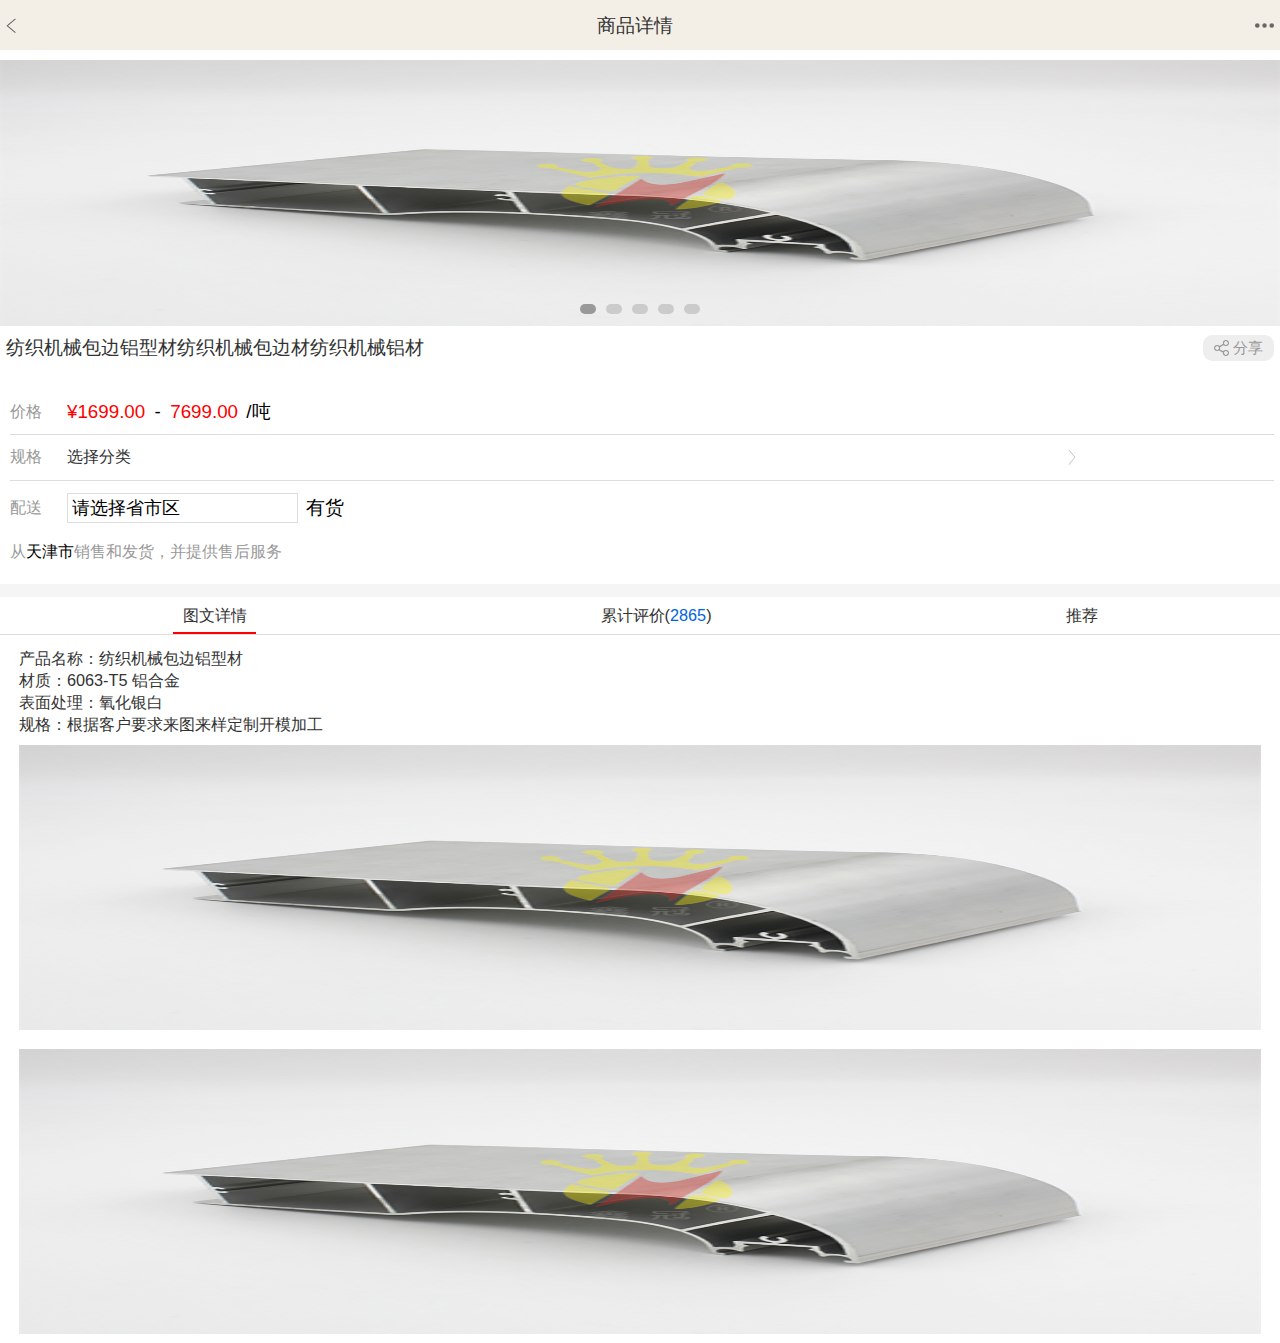
<file: ADTO_mobile/product_detail.html>
<!DOCTYPE html>
<html>
	<head>
		<meta charset="UTF-8">
		<title>商品详情</title>
		<meta content="width=device-width, initial-scale=1.0, maximum-scale=1.0, user-scalable=no" name="viewport" />
        <link rel="stylesheet" href="css/indexone.css" />
        <link rel="stylesheet" href="css/swiper.min.css">
		<script src="js/jquery.min.js"></script>
		<script src="js/main.js"></script>
	</head>
	<body>
	<!-- 头部star --> 
	<div class="mobile_head" id="header">
		<div class="ld_head_content">
			<div class="ld_head_left">
				<a><img src="images/Back.png"></a>
			</div>
			<div class="ld_head_center">
				商品详情
			</div>
			<div class="ld_head_right">
				<a><img src="images/right_share.png"></a>
			</div>	
		</div>	
	</div>
	<!-- 头部end -->
    <!-- 内容star-->
    <!-- 产品轮播star-->
	<div class="ld_productail_banner">
		<div class="swiper-container ld_probanner">
			<div class="swiper-wrapper">
				<div class="swiper-slide ld-slide"><img src="images/prodetail_two.png" /></div>
				<div class="swiper-slide ld-slide"><img src="images/prodetail_two.png" alt=""></div>
                <div class="swiper-slide ld-slide"><img src="images/prodetail_two.png" alt=""></div>
                <div class="swiper-slide ld-slide"><img src="images/prodetail_two.png" alt=""></div>
                <div class="swiper-slide ld-slide"><img src="images/prodetail_two.png" alt=""></div>
			</div>
			<!-- 如果需要分页器 -->
			<div class="swiper-pagination"></div>

			<!-- 如果需要滚动条 -->
		</div>
    </div>
	<!-- 产品轮播end-->
	<!-- 产品名称star-->
	<div class="ld_proName">
		<div class="ld_proName_details">
			<div class="ld_proName_details_left">
				纺织机械包边铝型材纺织机械包边材纺织机械铝材
			</div>
			<div class="ld_proName_details_right">
				<a><img src="images/pro_share.png">分享</a>	
			</div>
		</div>
	</div>
	<!-- 产品名称end-->
	<!-- 商品价格star-->
	<div class="ld_proPrice">
		<div class="ld_proPrice_details">
			<div class="ld_proPrice_details_left">
				价格
			</div>	
			<div class="ld_proPrice_details_right">
				¥1699.00<span>-</span>7699.00
				<span>/吨</span>
			</div>
		</div>
	</div>
	<!-- 商品价格end-->
	<!-- 商品规格star-->
	<div class="ld_spec ld_proPrice">
		<a class="action" href="javascript:void(0);">
			<div class="ld_spec_details ld_proPrice_details">
				<div class="ld_proPrice_details_left">
					规格
				</div>	
				<div class="ld_proPrice_details_right ld_spec_details_r">
					<div>选择分类</div>
					<div><img src="images/right_arrow.png"></div>
				</div>	
			</div>	
		</a>
	</div>
	<!-- 商品规格end-->
	<!-- 配送star-->
	<div class="ld_spec ld_proPrice ld_peisong">
		<div class="ld_spec_details ld_proPrice_details ld_nborder">
			<div class="ld_proPrice_details_left">
				配送
			</div>	
			<div class="ld_proPrice_details_right">
				<input type="text" class="threeunit" id="picker" placeholder="请选择省市区">
				<span>有货</span>	
			</div>	
		</div>			
	</div>
	<!-- 配送end-->
	<!-- 发货源star-->
	<div class="ld_spec">
		<div class="ld_spec_details ld_proPrice_details ld_nborder ld_sd">
			从<span>天津市</span>销售和发货，并提供售后服务
		</div>
	</div>
	<!-- 发货源end -->
	<div class="ld_inline">
	</div>
	<!--产品详情选项卡star-->
	<div class="ldbox-tab">
		<!--选项卡标题star -->
		<ul class="ldbox-tab-hd">
			<li class="active">图文详情</li>
			<li class="">累计评价(<span>2865</span>)</li>
			<li class="">推荐</li>
		</ul>
		<!--选项卡标题end -->
		<!--选项卡内容star -->
		<ul class="ldbox-tab-bd">
			<li class="active">
				<div class="ld_sl_detail">
					<div class="ld_sl_detail_left">产品名称：</div>
					<div class="ld_sl_detail_right">纺织机械包边铝型材</div>
				</div>
				<div class="ld_sl_detail">
					<div class="ld_sl_detail_left">材质：</div>
					<div class="ld_sl_detail_right">6063-T5 铝合金</div>
				</div>
				<div class="ld_sl_detail">
					<div class="ld_sl_detail_left">表面处理：</div>
					<div class="ld_sl_detail_right">氧化银白</div>
				</div>
				<div class="ld_sl_detail">
					<div class="ld_sl_detail_left">规格：</div>
					<div class="ld_sl_detail_right">根据客户要求来图来样定制开模加工</div>
				</div>
				<div class="ld_tipimg">
					<div>
						<img src="images/prodetail_two.png" />
						<img src="images/prodetail_two.png" />
					</div>	
				</div>
			</li>
			<li>
				<div class="ld_evaluate_content">
					<div class="ld_evaluate_content_item">
						<div class="ld_evaluate_content_item_top">
							<div>沈***标</div>
							<div>2019-03-20</div>
						</div>
						<div class="ld_evaluate_content_item_center">
							质量好，精度高，里外泡光，物流快，售后服务不错！又
							下了一单。
						</div>
						<div class="ld_evaluate_content_item_bottom">
							<p>掌柜回复:亲亲~非常感谢您对ecostore一如既往的支持！您的满意是我们前进的动力，
							我们会不定期的举办一些促销活动，更多优惠等您来！期待您的再次光临，祝您每天都
							能拥有阳光般的好心情~O(∩_∩)O~
							</p>
						</div>
					</div>
					<div class="ld_evaluate_content_item">
							<div class="ld_evaluate_content_item_top">
								<div>刘***源</div>
								<div>2019-04-18</div>
							</div>
							<div class="ld_evaluate_content_item_center">
								质量好，精度高，里外泡光，物流快，售后服务不错！又
								下了一单。
							</div>
							<div class="ld_evaluate_content_item_bottom">
								
							</div>
					</div>
					<!-- 没有更多评价star -->
					<div class="ld_noevaluate">没有更多评价了</div>
					<!-- 没有更多评价end -->
				</div>
				<!--回到顶部star-->
				<div class="ld_totop">
					<a href="#header">
						<img src="images/to_top.png">
					</a>
				</div>
				<!--回到顶部end-->
			</li>
			<li>
				
			</li>
		</ul>
		<!--选项卡内容end -->
	</div>
	<!--产品详情选项卡end-->
	<!-- 遮罩层star-->
	<div class="ld_overlay"></div>
	<!-- 遮罩层end-->
	<!-- 弹出内容star-->
	<div class="ld_destroy">
			<div class="ld_sheet">
				<!-- 产品图与产品名称star-->
				<div class="ld_sheet_head">
					<div class="ld_sheet_head_left">
						<img src="images/prodetail_one.png">
					</div>
					<div class="ld_sheet_head_right">
						<div>￥1699.00</div>	
						<div>库存：99999</div>
						<div>配送至：长沙 望城，选择规格</div>
					</div>	
				</div>
				<!-- 产品图与产品名称end-->
				<!-- 规格star-->
				<div class="ld_sheet_spec">
					<div class="ld_sheet_spec_title">选择规格</div>
					<div class="sys_item_specpara" >
						<ul class="sys_spec_text">
							<li class=""><a href="javascript:;" title="200cm*20cm">200cm*20cm</a><i></i></li>
							<li class=""><a href="javascript:;" title="400cm*20cm">400cm*20cm</a><i></i></li>
							<li class=""><a href="javascript:;" title="随机">随机</a><i></i></li>
						</ul>
					</div>
				</div>
				<!--规格end-->
				<!--购买数量star-->
				<div class="ld_buy_name">
						<div class="ld_buy_name_left">
							购买数量
						</div>
						<div class="ld_buy_name_right">
							<span class="bd-box subtraction min">-</span>
							<input class="bd-box number-box" value="1" readonly="readonly"/>
							<span class="bd-box addition add">+</span>
						</div>	
					</div>
				<!--购买数量end-->
				<!-- 底部双按钮star-->
				<div class="ld_bottom_shop">
					<a href="#" class="ck">加入购物车</a>
					<a href="#" class="zs">立即购买</a>
				</div>
				<!-- 底部双按钮end-->
				<!--关闭star-->
				<a class="ld_close" title="关闭" href="">
					<img src="images/ld_close.png">
				</a>
				<!--关闭end-->
			</div>
	</div>
	<!-- 弹出内容end-->
	<!-- 内容end-->
	<!-- 底部star-->
	
    <!-- 底部end-->
    <script src="js/swiper.min.js"></script>
    <script>
		$(document).ready(function () {
			var mySwiper = new Swiper('.swiper-container', {
				direction: 'horizontal',
				loop: true,
				autoplay: 1500,
				speed: 1500,
				pagination: '.swiper-pagination',
				nextButton: '.swiper-button-next',
				prevButton: '.swiper-button-prev',
				autoplayDisableOnInteraction: false,
			});
		})    
	</script>
	<script src="js/jquery-1.4.2.min.js"></script>
	<script type="text/javascript">
		$(".action").click(function(){
			$(".ld_overlay").css({'display':'block'});
			$(".ld_destroy").css({'display':'block'});
			
		});
		
		 $(".ld_close").click(function(){
			$(".ld_overlay").css({'display':'none'});
			$(".ld_destroy").css({'display':'none'});
		 });
	
	</script>	
	<script>
		//商品规格选择
		$(function(){
			$(".sys_item_specpara").each(function(){
				var i=$(this);
				var p=i.find("ul>li");
				p.click(function(){
					if(!!$(this).hasClass("selected")){
						$(this).removeClass("selected");
						i.removeAttr("data-attrval");
					}else{
						$(this).addClass("selected").siblings("li").removeClass("selected");
						i.attr("data-attrval",$(this).attr("data-aid"))
					}
				})
			})
		})
	</script>
	<script>
			$(function(){	
				/*单击加号*/
				$(".add").click(function(){ 
					var add = $(this).siblings(".number-box"); 
					add.val(parseInt(add.val())+1) 
				}); 
				/*单击减号*/
				$(".min").click(function(){ 
					var min = $(this).siblings(".number-box"); 
					min.val(parseInt(min.val())-1) 
					if(parseInt(min.val())<1){ 
						min.val(1);
					}
				}); 
			});
	</script>
	<script type="text/javascript">
		$(function(){
			function tabs(tabTit,on,tabCon){
				$(tabTit).children().hover(function(){
					$(this).addClass(on).siblings().removeClass(on);
					var index = $(tabTit).children().index(this);
					   $(tabCon).children().eq(index).show().siblings().hide();
				});
			};
			tabs(".ldbox-tab-hd","active",".ldbox-tab-bd");
		});
	</script>
	<script src="js/picker.min.js"></script>
	<script src="js/city.js"></script>
	<script src="js/index.js"></script>
	</body>
</html>
</file>
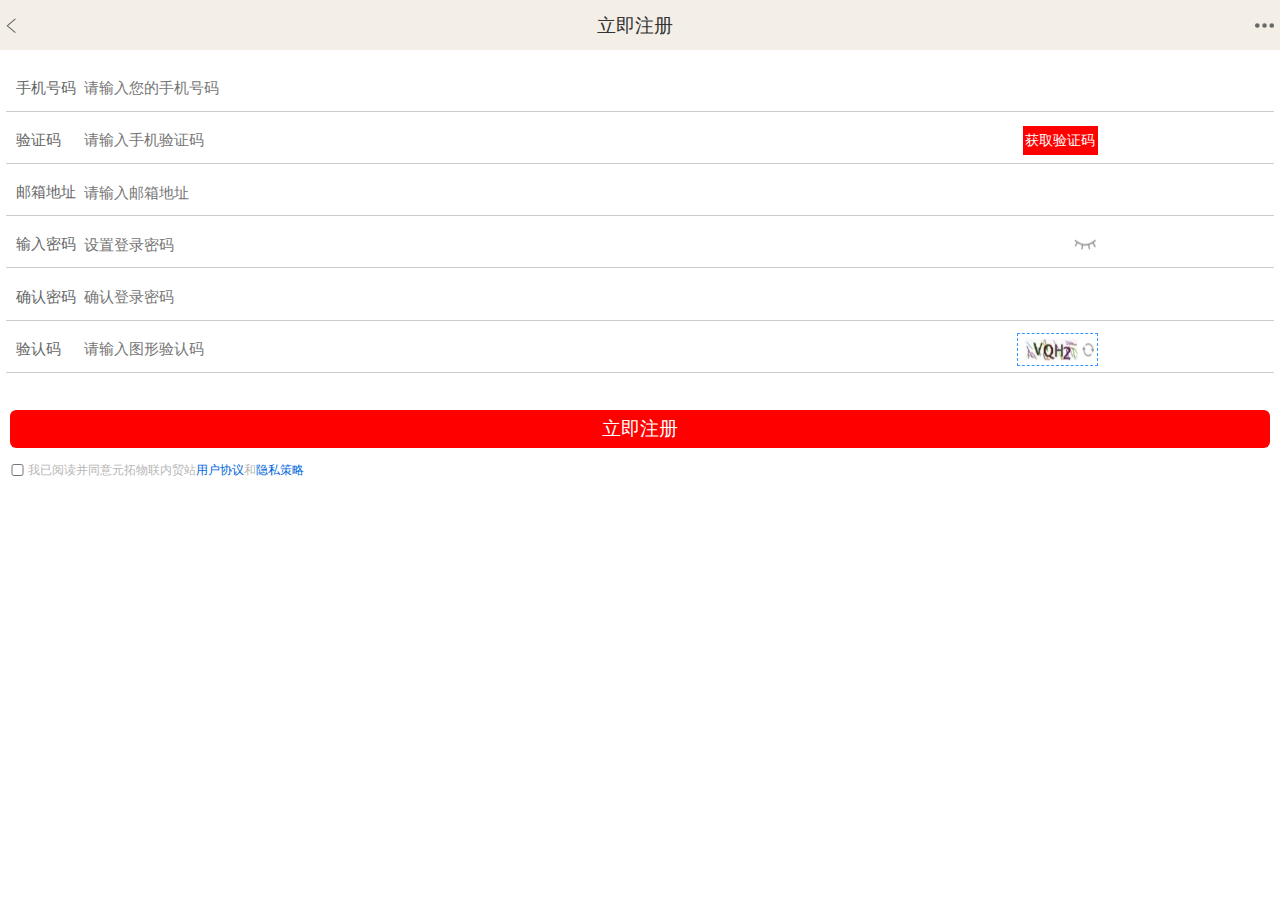
<file: ADTO_mobile/register.html>
<!DOCTYPE html>
<html>
	<head>
		<meta charset="UTF-8">
		<title>注册</title>
		<meta content="width=device-width, initial-scale=1.0, maximum-scale=1.0, user-scalable=no" name="viewport" />
		<link rel="stylesheet" href="css/indexone.css" />
		<script src="js/jquery.min.js"></script>
	</head>
	<body>
	<!-- 头部star --> 
	<div class="mobile_head">
		<div class="ld_head_content">
			<div class="ld_head_left">
				<a><img src="images/Back.png"></a>
			</div>
			<div class="ld_head_center">
				立即注册
			</div>
			<div class="ld_head_right">
				<a><img src="images/right_share.png"></a>
			</div>	
		</div>	
	</div>
	<!-- 头部end -->
	<!-- 内容star-->
	<div class="ld_register_details">
		<div class="ld_register_input">
			<div class="ld_register_input_left">
				手机号码
			</div>
			<div class="ld_register_input_right">
				<input type="text" placeholder="请输入您的手机号码" id="uname">
			</div>	
		</div>
		<div class="ld_register_input">
				<div class="ld_register_input_left">
					验证码
				</div>
				<div class="ld_register_input_right">
					<input type="text" placeholder="请输入手机验证码" class="ld_identify">
					<a>获取验证码</a>
				</div>	
		</div>
		<div class="ld_register_input">
				<div class="ld_register_input_left">
					邮箱地址
				</div>
				<div class="ld_register_input_right">
					<input type="text" id="ueMail" placeholder="请输入邮箱地址" class="ld_identify">
				</div>	
		</div>	
		<div class="ld_register_input">
				<div class="ld_register_input_left">
					输入密码
				</div>
				<div class="ld_register_input_right">
					<input type="password" id="upass" placeholder="设置登录密码" class="ld_identify">
					<a class="ld_show_pass">
						<img src="images/eyes_hide.png" alt="" id="eyesHide">
						<img src="images/eyes_show.png" alt="" id="eyesShow">
					</a>
				</div>	
		</div>
		<div class="ld_register_input">
				<div class="ld_register_input_left">
					确认密码
				</div>
				<div class="ld_register_input_right">
					<input type="password" placeholder="确认登录密码" class="ld_identify">
				</div>	
		</div>	
		<div class="ld_register_input">
				<div class="ld_register_input_left">
					验认码
				</div>
				<div class="ld_register_input_right">
					<input type="text" placeholder="请输入图形验认码" class="ld_identify">
					<a class="ld_show_code"><img src="images/code.png" class="ld_tuxing"></a>
				</div>	
		</div>
	</div>
	<!-- 内容end-->
	<!-- 底部star-->
	<div class="ld_register_bottom">
		<a href=""  onclick="fnLogin()">立即注册</a>
	</div>
	<div class="ld_register_tip">
		<input type="checkbox">
		<p>我已阅读并同意元拓物联内贸站<a>用户协议</a>和<a>隐私策略</a></p>
	</div>
	<!-- 底部end-->
	<script>
		function fnLogin() {
		var phoneReg = /(^1[3|4|5|7|8]\d{9}$)|(^09\d{8}$)/;
		var emailReg= /^\w+@[a-zA-Z0-9]{2,10}(?:\.[a-z]{2,4}){1,3}$/;
 		var oUname = document.getElementById("uname").value;
 		var eMail= document.getElementById("ueMail").value;
 		var oUpass = document.getElementById("upass");	
		if (!phoneReg.test(oUname) ) {
			alert('请输入有效的手机号码！');
		    return false;
		}
		if (!emailReg.test(eMail) ) {
			alert('请输入有效的邮箱地址！');
		    return false;
		}
		if (oUpass.value.length > 20 || oUpass.value.length < 6) {
		  alert("密码请输入6-20位字符")
		  return;
		}
		window.alert("恭喜您，注册成功!")
		}
	</script>
	<script>
		$("#eyesHide").click(function(){
				if($("#upass").attr("type")=="password"){
					$("#upass").attr('type','text');
					$("#eyesShow").show();
					$("#eyesHide").hide();
				}
			});
			$("#eyesShow").click(function(){
				if($("#upass").attr("type")=="text"){
					$("#upass").attr('type','password');
					$("#eyesShow").hide();
					$("#eyesHide").show();
				}
			});
	</script>
	</body>
</html>
</file>
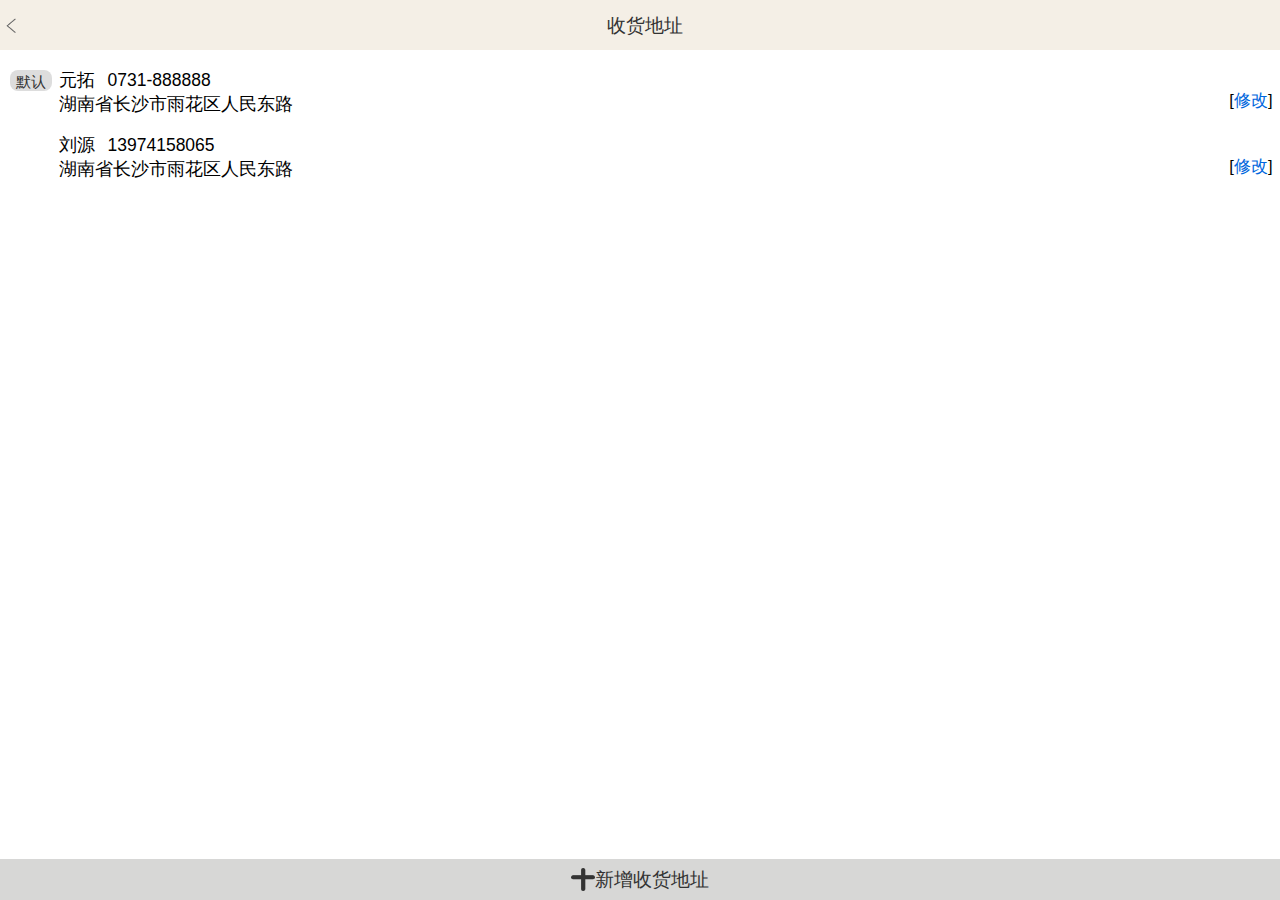
<file: ADTO_mobile/update_address.html>
<!DOCTYPE html>
<html>
	<head>
		<meta charset="UTF-8">
		<title>收货地址</title>
		<meta content="width=device-width, initial-scale=1.0, maximum-scale=1.0, user-scalable=no" name="viewport" />
		<link rel="stylesheet" href="css/indexone.css" />
	</head>
	<body>
	<!-- 头部star -->
	<div class="mobile_head">
		<div class="ld_head_content">
			<div class="ld_head_left">
				<a><img src="images/Back.png"></a>
			</div>
			<div class="ld_head_center">
				收货地址
            </div>	
            <div class="ld_head_right">
                
            </div>
		</div>	
	</div>
	<!-- 头部end -->
	<!-- 内容star-->
	<div class="ld_update_address_details">
		<div class="ld_update_address_item">
			<div class="ld_up_addr_dafault">默认</div>
			<div class="ld_update_address_left">
				<ul>
					<li>
						<p><a>元拓</a><a>0731-888888</a></p>
						<p>湖南省长沙市雨花区人民东路</p>
					</li>
				</ul>	
			</div>	
			<div class="ld_update_address_right">
				<a>[<span>修改</span>]</a>
			</div>
		</div>
		<div class="ld_update_address_item">
			<div class="ld_up_addr_dafault ld_no_default"></div>
			<div class="ld_update_address_left">
				<ul>
					<li>
						<p><a>刘源</a><a>13974158065</a></p>
						<p>湖南省长沙市雨花区人民东路</p>
					</li>
				</ul>	
			</div>	
			<div class="ld_update_address_right">
				<a>[<span>修改</span>]</a>
			</div>
		</div> 
	</div>
	<!-- 内容end-->
	<!-- 底部star-->
	<div class="ld_add_address">
        <div class="ld_add_address_left"><a><img src="images/address_add.png"> </a></div>
        <div class="ld_add_address_right"><a href="address_confirm.html"><span>新增收货地址</span></a></div>
    </div>
	<!-- 底部end-->
	</body>
</html>
</file>
<file: ADTO_mobile/css/style.css>
body, div, dl, dt, dd,ul,ol,li,h1,h2,h3,h4,h5,h6,pre,form,fieldset,input,textarea,p,blockquote,th,td{margin:0;padding:0;font-size:12px;font-family: "Simsun Font";color:#000;}
table{border-collapse:collapse;border-spacing:0;}
fieldset,img {border:0;}
address,caption, cite,code,dfn,em,strong,th,var{font-style:normal;font-weight:normal;}
ol,ul {list-style:none;}
capation,th{text-align:left;}
h1,h2,h3,h4,h5,h6{font-size:100%;font-weight:normal;}
q:before, q:after{content:' '}
abbr,acronym{border:0;} 
a{text-decoration:none;}
a:hover{cursor:pointer;text-decoration:none;}
i{font-style:noheightrmal;}
input{padding:0;outline: none;}
textarea{outline:none;}
.pull-left{float: left;}
.pull-right{float: right;}
.clear{clear: both;}

.yy_header{
    display: flex;
    width: 100%;
    height: 2.875rem;
    /* padding: .3125rem; */
    background: #e62129;
    line-height: 2.875rem;
}
.yy_header1{
    flex-grow: 0.5;
}
.yy_header1 img{
    width: 7.25rem;
    height: 2.0625rem;
    margin: .3125rem 0 0 .4375rem;
}

.yy_header2{
    flex-grow: 2;
    background: #ffffff;
    width: 12.8125rem;
    height: 2.0625rem;
    border-radius: .3125rem;
    padding: .125rem 0 0 .3125rem;
    margin: .3125rem 0 0 .3125rem;
}
.yy_header2>div img{
    float: left;
    width: 1.125rem;
    padding: .5rem 0 0 0;
    
}
.yy_header2>div input{
    float: left;
    height: 2.0625rem;
    width: 11.5625rem;
    padding-left: .3125rem;
    border: none;
}
.yy_header3{
    flex-grow: 0.5;
}
.yy_header3 a{
    display: block;
    padding: 0 0 0 .3125rem;
    width: 1.25rem;
    height: 2.5rem;
    line-height: 2.5rem;
    color: #ffffff;
    font-size: 1.25rem;
    text-align: center;
}
.yy_banner{
    width: 100%;
}
.yy_banner img{
    width: 100%;
}
.yy_content ul{
    width: 100%;
}
.yy_content ul li{
    width: 7.8125rem;
    display: inline-block;
    float: left;
    margin: .875rem 0 .125rem 0;
}
.yy_content ul li img{
    display: block;
    margin: 0 auto;
    width: 4.375rem;
    height: 4.375rem;
}
.yy_content ul li p{
    text-align: center;
    font-size: 1rem;
    padding: .3125rem 0 0 0;
}
.yy_bottom{
    width: 100%;
    height: 2.9375rem;
    border-top: .0625rem solid #dddddd;
    position: fixed;
    bottom: 0;
}
.yy_bottom ul li{
    display: inline-block;
    width: 24%;
    float: left;
    padding: .3125rem 0 0 0;
}
.yy_bottom ul li img{
    width: 1.25rem;
    height: 1.25rem;
    display: block;
    margin: 0 auto;
}
.yy_bottom ul li p{
    text-align: center;
    font-size: .75rem;
    color: #333333;
}
</file>
<file: ADTO_mobile/css/indexone.css>
/* 基本样式 */
body, html, div, blockquote, img, label, p, h1, h2, h3, h4, h5, h6, pre, ul, ol,
li, dl, dt, dd, form, a, fieldset, input, th, td
{margin: 0; padding: 0; border: 0; outline: none;}
ul, ol{list-style: none;}
img{display: block;}
a{color: black;text-decoration: none;}
a:hover {text-decoration:none;}
html{font-family: "Simsun Font",Arial; font-size: .625rem;}
body {width: 100vw;overflow-x: hidden;}
/* 注册 登录 忘记密码 */
.mobile_head{width:100%; height:5rem;background-color: #f4efe6; box-sizing: border-box; padding:1.25rem .625rem 1.25rem .625rem;}
.ld_head_content{ display: flex;  justify-content:space-between; align-items: center; }
.ld_head_left img{ width: .9375rem;  height: 1.5625rem;}
.ld_head_center{font-size: 1.875rem; color: #333;}
.ld_head_right img{ width: 1.875rem;  height: .5rem;}
.ld_register_details{padding:.9375rem .625rem 3.75rem .625rem; overflow-x: hidden; width: 100%; box-sizing: border-box;}
.ld_register_details_two{padding:.9375rem .625rem 1.75rem .625rem;}
.ld_register_input{width:100%; padding-top: .625rem; align-items: center; display: flex; border-bottom: .0625rem solid #ccc; height:4.5rem; 
line-height: 4.5rem;}
#eyesShow{display: none;}
.ld_register_input_left{color:#666; font-size: 1.475rem; padding-left: .9375rem; width:6.8rem; float: left;}
.ld_register_input_right{float: right; width:80%; display: flex;}
.ld_register_input_right input{color:#b8b8b8; font-size: 1.475rem; width:100%;}
.ld_register_input_right a{font-size: 1.425rem; height :2.875rem; display: block; width: 8.0625rem; 
background-color: #ff0000; color:#fff; display: block;  text-align: center; line-height: 2.875rem;}
@media screen and (min-width: 300px) and (max-width: 320px) {
    .ld_register_input_left{color:#666; font-size: 1.285rem; padding-left: .9375rem; width:5.75rem; float: left;}
    .ld_register_input_right input{color:#b8b8b8; font-size: 1.285rem;}
    .ld_identify{display: block; width: 10rem;}
 }
@media screen and (min-width: 410px) and (max-width: 414px) {
    .ld_identify{display: block; width: 18rem;}
 }
@media screen and (min-width: 768px) and (max-width: 1024px) {
    .ld_identify{display: block; width: 58.5rem;}
    .ld_register_input_right a {font-size: 1.425rem;height: 2.875rem;display: block;width: 10.0625rem;
    background-color: #ff0000;color: #fff; display: block;text-align: center;line-height: 2.875rem;}
 }
 .ld_register_input_right a.ld_show_pass{ background-color: #fff; margin-left: 3.25rem; width: 2.5rem; height: 1.25rem; display: block;}
 .ld_register_input_right a img{ width: 2.5rem; height: 1.45rem;}
 .ld_register_input_right a.ld_show_code{ background-color: #fff; border: .0625rem dashed #3699ff;  height: 3.0625rem; display: block;}
 .ld_register_input_right a.ld_show_code .ld_tuxing{width: 7.5rem; margin-top: .15rem; text-align: center; height: 2.8rem; line-height:3rem;margin-left: 0.35rem;}
 .ld_register_bottom a{ margin: 0rem 1rem 1.5625rem 1rem; display: block; height:3.75rem;
background-color: #ff0000; border-radius: .625rem; color:#fff; line-height: 3.75rem; text-align: center; font-size: 1.875rem;}
.ld_register_tip{height:1.875rem; line-height: 1.175rem; margin: 0rem 1.075rem 0rem 1.075rem;}
.ld_register_tip input{float: left; height:1.2rem; line-height: 1.2rem; display: block; margin-right: .425rem; color:#b6b6b6;}
.ld_register_tip p{color:#b6b6b6;height:1.2rem; font-size: 1.2rem; line-height: 1.2rem;}
.ld_register_tip p a{color:#0066dd;}
.ld_register_tip_two{ margin: 0rem 1.075rem 1rem 1.075rem;}
.ld_ft{ margin: 0 auto; height:1.25rem; line-height: 1.25rem; text-align: center;}
.ld_ft a{color:#0066dd; font-size: 1.5rem;}
/* 个人中心 */
.my_center_top{width:100%; align-items: center; background-color: #fff;height: 6.0625rem; border-bottom:1px solid #dddddd; 
display: flex;  flex-direction: row; margin-bottom: 1.125rem;}
.my_center_top_logo img{width: 4.0625rem;  padding-left: .625rem; padding-top: .625rem; height: 4.375rem; display: block;}
.my_center_top_text a{color:#333; font-size: 1.875rem;}
.my_center_top_text{padding-top: .5rem; padding-left: .625rem;}
.ld_myOrder{width:100%; background-color: #fff; padding-top: 1.25rem;}
.ld_myOrder_title{ margin: 0rem 1rem 0rem 1rem; align-items: center; height: 2.875rem; display: flex; justify-content: space-between;}
.ld_myOrder_title_left{color:#333; font-size: 1.875rem;}
.ld_myOrder_title_right{color:#999; font-size: 1.625rem;}
.ld_myOrder_content{margin: 1rem .585rem 1rem .585rem;}
.ld_myOrder_content ul{ display: flex; justify-content: space-around; }
.ld_myOrder_content ul li{padding-left: .9375rem; padding-right: .9375rem; text-align: center; position: relative; padding-top: 1.825rem; padding-bottom: 1.5625rem;}
.ld_myOrder_content ul li img{width: 3.1875rem; padding-left: .65rem; height :1.75rem; margin-bottom: .6rem;}
.ld_myOrder_content ul li span{position: absolute; width: 1.5625rem; height: 1.5625rem; color:#fff;
 background-color:#ff0000; top: 1.1rem;left: 3.65rem; border-radius: 100%; font-size: 1.25rem; line-height: 1.5625rem;}
 .ld_myOrder_content ul li a{color:#666; display: block; font-size: 1.625rem; text-align: center;}
 .aui-class-box {width: 100%;background: #fff;padding: 1rem 0; height: 25.5rem; }
 .aui-class-box-item {width: 25%;float: left;text-align: center;margin: 0 auto;margin-bottom: 0.2rem; padding-top: 1.5625rem;}
 .aui-class-box-item-img {width: 2.5rem;height: 2.5rem;margin: 0 auto;}
 .aui-class-box-item-img img {width: 100%;height: auto;display: block;border: none;}
 .aui-class-box-item-text {color: #333;padding-top: 0.5rem;font-size: 1.625rem;}
 @media screen and (min-width: 300px) and (max-width: 320px) {
    .aui-class-box-item-text {color: #333;padding-top: 0.1rem;font-size: 1.5rem;}
 }
.ld_copyright{ margin: 0 auto; clear: both; height:2.5rem; padding-top: 3.2rem; line-height: 2rem; text-align: center;}
.ld_copyright p{font-size: 1.25rem; color:#999; }
.ld_copyright a{color:#0066dd; }
/* 我的收藏 */
.edit{font-size: 1.625rem; color:#666;}
.pt-list{overflow: auto; background-color: #fff; padding-bottom: 3.125rem;}
.pt-list .pt-h-item {clear: both; height: 8.5625rem; padding: .625rem 0rem 0rem 1.25rem;}
.pt-list .pt-h-item a:hover{text-decoration: none;}
.pt-list .pt-h-img {float: left;overflow: hidden; } 
.pt-list .pt-h-img img {height: 7.5625rem;width: 7.5rem;margin-top: .1875rem;margin-right: 1.0625rem;}
.pt-list .pt-h-info {padding-left:.625rem; }
.pt-list .pt-h-name {margin-top: .3125rem;color: #333;font-size: 1.525rem;overflow: hidden;text-overflow: ellipsis;
display: -webkit-box; -webkit-box-orient: vertical; height: 3.85rem; padding-right: .625rem;}
.pt-list .pt-h-price {font-size: 1.625rem; color:#e62129;} 
.ld_head_right_two{float: right;}
.ld_head_right_two a{font-size: 1.3rem; float: left; padding: .625rem .375rem .625rem 0rem;}
.ld_head_right_two a:hover{ text-decoration: none;}
.ld_head_right_two a img{float: left; width: 1.4375rem; height: 1.4375rem;}
.ld_head_center_two{padding-left: 7.4rem;}
@media screen and (min-width: 300px) and (max-width: 320px) {
   .ld_head_center_two{font-size: 1.6rem;}
   .ld_head_right_two a {font-size: .7rem;float: left;padding: .625rem .375rem .625rem 0rem;}
}
.pt-list .pt-h-item input{margin-top: 3.6rem;margin-right: 1.0625rem; width:1.4375rem;height:1.4375rem;
display: inline-block;text-align: center; float:left; vertical-align: middle; line-height: 1.125rem;position: relative;}
.pt-list .pt-h-item input::before{content: "";position: absolute;top: 0;left: 0;background: #fff;width: 100%;height: 100%;border: 1px solid #d9d9d9}
.pt-list .pt-h-item input:checked::before{content: "\2713";background-color: #ff0000;position: absolute;top: 0;left: 0;width:100%;border: 1px solid #ff0000;color:#fff;font-size: 20px;font-weight: bold;}
.ld_nomore{width:100%; font-size: 1.625rem; background-color: #fff; color:#d3d3d3; height: 3.125rem; text-align: center;}
/* 收货地址 */
.ld_no_address{width:100%;}
.ld_no_address img{margin: 12.25rem auto; margin-bottom: 1.25rem;}
.ld_no_address p{text-align: center; font-size: 1.875rem; color:#666;}
.ld_add_address{width:100%; padding:.75rem 0rem .75rem 0rem;  text-align: center; display: flex; justify-content: center; align-items: center; background-color: #d7d7d6; position: fixed; bottom: 0rem;}
.ld_add_address a{ color:#333; width:100%;display: block; font-size: 1.875rem;}
.ld_add_address a img{width: 2.375rem; height:2.375rem;}
.ld_add_address a:hover{text-decoration: none;}
.ld_address_information{height: 19rem; background-color: #fff;padding: 1rem .9375rem 0rem 15px;}
.ld_inline{width:100%; height:1.25rem; background-color: #f5f5f5;}
.ld_address_information .ld_address_infor_item{font-size: 1.875rem;height: 3rem;line-height: 3rem;width: 100%;padding-top: 1rem;
clear: both;color: #666;}
.ld_address_information div.ld_address_infor_left{width:24%; display: block; float: left; font-size:1.75rem; }
@media screen and (min-width: 300px) and (max-width: 320px) {
   .ld_address_information .ld_address_infor_item{font-size: 1.4rem;height: 3rem;line-height: 3rem;width: 100%;padding-top: 1rem;
      clear: both;color: #666;}
}
.ld_address_information div.ld_address_infor_right{width:76%; float: right;}
.ld_address_information div.ld_address_infor_right .threeunit{padding-left: .625rem; width: 90%; font-size: 1.75rem; border:1px solid #dddddd; height: 2.8rem;line-height: 3rem;}
.ld_address_information .ld_address_infor_item:first-child{border-bottom: 1px solid #dddddd;}
.ld_address_information div.ld_address_infor_right textarea{padding-left: .625rem; width: 89%; font-size: 2rem; border:1px solid #dddddd; height:7.6875rem;}
.checkbox {display: none;}
.switch {width: 5rem;/*height: 2rem;*/background: #dddddd;border-radius: 1.25rem;padding: .0625rem;box-sizing: border-box;display: inline-block;margin-top: .9375rem;}
.switch:after {content: '';width: 21px;height: 22px;background: #fff;border-radius: 50%;display: block;margin-left: 1px;float: left;transition: all 0.5s;}
.checkbox:checked+.switch:after {margin-left: 28px;}
.checkbox:checked+.switch {background: #ff0000;}
.ld_setdefault{padding: 2rem 2rem 2rem 2rem; border-bottom: 1px solid #dddddd; align-items: center; height: 1.9375rem;  line-height:2.48rem; display: flex;flex-direction: row-reverse; }
.ld_defullt{font-size: 1.825rem; color:#666666; margin-right: .9375rem;}
.ld_addr{font-size: 1.85rem;}
.ld_update_address{width:100%;}
.ld_update_address_item{padding: 0.75rem 0.75rem 0.75rem 0.75rem; height:3rem; font-size: 1.65rem; clear: both;}
.ld_update_address_left{ float: left; padding-top:1rem ; font-size: 1.75rem;}
.ld_update_address_right{ float: right; padding-top:3.25rem ;}
.ld_update_address_right a span {color: #0066dd;}
.ld_up_addr_dafault{float: left;}
.ld_update_address_left ul li p a:first-child{ margin-right: 1.25rem;}
.ld_up_addr_dafault{width:4.2rem; background-color: #dddddd; color:#333; height:2.1rem; line-height: 2.4rem;
 border-radius: .8rem; float: left; font-size: 1.45rem; margin:1.2rem 0.75rem 0.5rem 0.2rem;  text-align: center;}
.ld_no_default{width:4.2rem; background-color: #fff; color:#fff;}
/* 我的资料 */
.ld_profile_item{font-size: 1.875rem;height: 3rem;line-height: 3rem;width: 100%;padding-top: 1rem;
clear: both;color: #666; border-bottom: 1px solid #dddddd;}
.ld_profile_item_left{width:24%; display: block; float: left;}
.ld_profile_item_right{width:76%; float: right; font-size: 1.85rem;}
.ld_profile_item_right input{color:#b8b8b8; font-size: 1.675rem;}
.ld_profile_item_right select{font-size: 1.65rem;}
/* 发票信息 */
.ld_fapiao{width:35%;}
@media screen and (min-width: 300px) and (max-width: 320px) {
   .ld_fapiao{width:35%; font-size: 1.6rem;}
   .ld_fapiao_right input{font-size: 1.6rem;}
}
.ld_fapiao_right{width:65%;}
.ld_invoice_infor{height:26rem; padding-top: 1rem;}
.ld_ivocategory div{display: flex; width:100%; justify-content: center; height:4.75rem; align-items: center; font-size: 1.75rem;}
.ld_ivocategory div p{padding-right: 1.1rem;}
.ld_ivocategory div p:last-child{padding-left: 2.3rem;}
.ld_ivocategory div input{margin-right: .625rem;}
.ld_intip{margin: 2.5rem 1.5rem 2.5rem 1.5rem;}
.ld_intip p{font-size: 1.6rem; color: #666; height:2.5rem;}
.ld_intip p a{color:#0066DD;}
.ld_intip p:last-child{color:#333;}
.ld_tab{width:100%;}
.ld-tab-hd{width:100%; height:5rem;box-sizing: border-box; background-color: #fff;}
.ld-tab-hd li{float: left; width:50%;  line-height: 4rem;height:4rem; text-align: center; background-color: #f0f0f0; color:#666;font-size: 1.8rem;}
.ld-tab-hd li.active{color:#fff; background-color: #FF0000;}
.ld_invoice_list{width:100%;box-sizing: border-box;}
.ld_invoice_listnoborder{border-bottom: none;  padding: 0.5rem 0.1rem 0.5rem 0.35rem; box-sizing: border-box;}
.ld_invoice_list_details li p:first-child{width:5.8rem; background-color: #dddddd; color:#333; height:2.1rem; line-height: 2.4rem;
 border-radius: .8rem; font-size: 1.65rem; margin:1.2rem 0rem 0.5rem 0.5rem;  text-align: center;}
.ld_invoice_list_details{width:100%; box-sizing: border-box; overflow-x: hidden; padding: 0rem 0.5rem 4rem 0.7rem;}
.ld_invoice_listnoborder_left{ float: left; margin-right: 0.6rem; color:#000; font-size: 1.65rem;}
.ld_invoice_listnoborder_right{float: left; color:#000; font-size: 1.65rem;}
.ld_black{color:#000; font-size: 1.65rem;}
.ld_invoice_list_details li{border-bottom: 1px solid #dddddd; padding-bottom: 0.75rem; padding-top:0.75rem;}
.ld_invoice_list_details li a span{color:#0066dd;}
.ld_invoice_list_details li a{width:100%; display: block; height:3rem; line-height:3rem; text-align: center; font-size:1.8rem;}
/* -------------------------------- 我的收藏是否删除弹出层样式-------------------------------- */
.cd-popup-trigger{display: block;}
@media only screen and (min-width: 1170px){.cd-popup-trigger{margin: 6em auto;}}
.cd-popup{position: fixed; left: 0; top: 0; height: 100%; width: 100%; background-color: rgba(94, 110, 141, 0.9); opacity: 0; visibility: hidden; -webkit-transition: opacity 0.3s 0s, visibility 0s 0.3s; -moz-transition: opacity 0.3s 0s, visibility 0s 0.3s; transition: opacity 0.3s 0s, visibility 0s 0.3s;}
.cd-popup.is-visible{opacity: 1; visibility: visible; -webkit-transition: opacity 0.3s 0s, visibility 0s 0s; -moz-transition: opacity 0.3s 0s, visibility 0s 0s; transition: opacity 0.3s 0s, visibility 0s 0s;}
.cd-popup-container{position: relative; width: 90%; max-width: 400px; margin: 17em auto; background: #FFF; border-radius: .25em .25em .4em .4em; text-align: center; box-shadow: 0 0 20px rgba(0, 0, 0, 0.2); -webkit-transform: translateY(-40px); -moz-transform: translateY(-40px); -ms-transform: translateY(-40px); -o-transform: translateY(-40px); transform: translateY(-40px); /* Force Hardware Acceleration in WebKit */ -webkit-backface-visibility: hidden; -webkit-transition-property: -webkit-transform; -moz-transition-property: -moz-transform; transition-property: transform; -webkit-transition-duration: 0.3s; -moz-transition-duration: 0.3s; transition-duration: 0.3s;}
.cd-popup-container p{padding: 3em 1em; font-size: 16px;}
.cd-popup-container .cd-buttons:after{content: ""; display: table; clear: both;}
.cd-popup-container .cd-buttons li{float: left; width: 50%;}
.cd-popup-container .cd-buttons a{display: block; height: 60px; font-size: 16px; line-height: 60px; text-transform: uppercase; color: #FFF; -webkit-transition: background-color 0.2s; -moz-transition: background-color 0.2s; transition: background-color 0.2s;}
.cd-popup-container .cd-buttons li:first-child a{background: #ff0000; border-radius: 0 0 0 .25em;}
.no-touch .cd-popup-container .cd-buttons li:first-child a:hover{background-color: #fc8982;}
.cd-popup-container .cd-buttons li:last-child a{background: #b6bece; border-radius: 0 0 .25em 0;}
.no-touch .cd-popup-container .cd-buttons li:last-child a:hover{background-color: #c5ccd8;}
.cd-popup-container .cd-popup-close{position: absolute; top: 8px; right: 8px; width: 30px; height: 30px;}
.cd-popup-container .cd-popup-close::before, .cd-popup-container .cd-popup-close::after{content: ''; position: absolute; top: 12px; width: 14px; height: 3px; background-color: #8f9cb5;}
.cd-popup-container .cd-popup-close::before{-webkit-transform: rotate(45deg); -moz-transform: rotate(45deg); -ms-transform: rotate(45deg); -o-transform: rotate(45deg); transform: rotate(45deg); left: 8px;}
.cd-popup-container .cd-popup-close::after{-webkit-transform: rotate(-45deg); -moz-transform: rotate(-45deg); -ms-transform: rotate(-45deg); -o-transform: rotate(-45deg); transform: rotate(-45deg); right: 8px;}
.is-visible .cd-popup-container{-webkit-transform: translateY(0); -moz-transform: translateY(0); -ms-transform: translateY(0); -o-transform: translateY(0); transform: translateY(0);}
@media only screen and (min-width: 1170px){.cd-popup-container{margin: 8em auto;}}
/*-------------------------------- 产品详情 -------------------------------- */
/* 产品轮播star */
.ld_productail_banner{width:100%;}
.ld_probanner{ height:26.5625rem; padding-top: 10px;}
.ld-slide img{width:100%; height:100%;}
.swiper-container-horizontal>.swiper-pagination-bullets .swiper-pagination-bullet{width:16px;opacity: .4; height:10px; display: inline-block; border-radius: 20px; background-color: #999999;}
.swiper-container-horizontal>.swiper-pagination-bullets .swiper-pagination-bullet.swiper-pagination-bullet-active { opacity: 1;background: #999999;}
/* 产品轮播end */
/* 产品名称与分享star */
.ld_proName{width:100%; height:60px; box-sizing: border-box;}
.ld_proName_details{margin: .9375rem .625rem .9375rem .625rem;display: flex; justify-content: space-between; align-items: center;}
.ld_proName_details_left{font-size: 1.875rem; color:#333333;}
.ld_proName_details_right a{color:#999; font-size: 1.5rem; padding-left: 1.125rem; display: flex; align-items: center; width:6rem; 
height:2.5625rem;  background-color: #eee; margin-left: .7375rem; border-radius: .9375rem;}
.ld_proName_details_right a img{ width:1.5rem; margin-right: .425rem; height:1.625rem; display: inline-block; align-items: center;}
/* 产品名称与分享end */
/* 产品价格star */
.ld_proPrice{width:100%; }
.ld_proPrice_details{margin: .4375rem .625rem .9375rem 10px;height:2.5rem; border-bottom: 1px solid #dddddd; padding-bottom: 1rem;display: flex; align-items: center; flex-direction: row;}
.ld_proPrice_details_left{font-size: 1.625rem; color:#999; margin-right: 2.5rem;}
@media screen and (min-width: 300px) and (max-width: 320px) {
   .ld_proPrice_details_left{font-size: 1.525rem; color:#999; margin-right: 2.5rem;}
}
.ld_proPrice_details_right{font-size: 1.875rem; color:#ff0000; }
.ld_proPrice_details_right span{color:#000;}
.ld_proPrice_details_right span:first-child{padding: 0rem .9375rem;}
.ld_proPrice_details_right span:last-child{ margin-left: .3125rem;}
.ld_nborder{border:none;}
/* 产品价格end */
/* -------------------------------- 产品选择规格star --------------------------------*/
.ld_spec_details_r{font-size: 1.625rem; color:#333; display: flex; align-items: center; justify-content: space-between; width:80%;}
.ld_spec_details_r img{display: block; width: 1.25rem; height:1.875rem;}
/*-- 点击选择规格弹出框star --*/
.ld_overlay{height: 100%; width: 100%; display: none;  background-color:#000;opacity:0.4;position: fixed; bottom:0px; right:0px; left:0px; top: 0px; z-index:1;}
.ld_destroy{display: none; background-color: #fff; position: fixed; bottom:0px; right:0px; left:0px; width:100%; height:39rem; z-index: 2; box-sizing: border-box;}
.ld_sheet{margin: .9375rem .625rem .9375rem .625rem; position: relative;}
.ld_close img{ display: block;position: absolute;width: 1.875rem;height: 1.875rem;right: 5px;top: 0px;}
.ld_sheet_head{display: flex; flex-direction: row; padding-bottom: 1.825rem; border-bottom: 1px solid #dddddd;}
.ld_sheet_head_left img{ display: block; width: 8.25rem; height: 8.85rem; margin-top: -3rem;}
.ld_sheet_head_right{ padding-left: .9375rem;}
.ld_sheet_head_right div:first-child{ font-size: 1.875rem; color:#ff0000;}
.ld_sheet_head_right div{font-size: 1.625rem; color: #333;}
.ld_sheet_spec{padding: 1.25rem 0rem 1.25rem 0rem;}
.ld_sheet_spec_title{font-size: 1.625rem; color:#999;}
.sys_spec_text{padding: 1.5625rem 0rem 1.5625rem 0rem;}
.sys_spec_text li{ float:left; height:30px; position:relative; margin:0 .425rem 0 .425rem; outline:none;}
.sys_spec_text li a{ height:30px;  padding:.2125rem .925rem; background:#f0f0f0; display:inline-block; line-height:30px; font-size: 1.475rem;}
.sys_spec_text li a:hover{ border:2px solid #e4393c; padding:.3125rem .625rem; text-decoration:none;}
.sys_spec_text li i{ position:absolute; width:15px; height:20px; font-size:0; line-height:0; right:2px; bottom:-2px; background:url(../images/item_selected.gif) no-repeat right bottom; z-index:99; display:none;}
.sys_spec_text li.selected a{ border:2px solid #e4393c;height:26px;  padding:.2125rem .625rem; background:#f0f0f0; display:inline-block; line-height:26px; font-size: 1.475rem;}
.sys_spec_text li.selected i{ display:block;}
.ld_buy_name{padding: 1.25rem 1rem 1.25rem 0rem; display: flex;margin-top: 2rem; justify-content: space-between; align-items: center;}
.ld_buy_name_left{font-size: 1.625rem; color:#999; }
.bd-box{height: 2.39rem;  float: left; line-height: 2.39rem;text-align: center; vertical-align: middle; background: #fff; }
.addition,.subtraction{width: 2.7rem; display: block; height:2.975rem; color: #727171; font-size: 18px; cursor: pointer; 
border: 1px solid #d3d3d3; line-height:2.975rem; }
.addition{border-left: 0px; color:#000; background-color: #999999;}
.subtraction{border-right: 0px; float: left; background-color: #dddddd; color:#fff;}
.number-box{width:6.5rem; border: 1px solid #d3d3d3; height:2.975rem;}
/* 底部双按钮star */
.ld_bottom_shop{padding: 1.25rem 0.45rem 1.25rem 0.45rem; display: flex; margin-top: 8rem;}
.ld_bottom_shop a.ck{width: 50%;height: 3.5rem;color: #fff;font-size: 1.75rem;color: #fff;text-align: center;
border-top-left-radius:1.5rem;border-bottom-left-radius: 1.5rem;float: left;background: -webkit-linear-gradient(left, #ffc500, #ffc500, #ff9902, #ff9902);
background: -o-linear-gradient(left, #ffc500, #ffc500, #ff9902, #ff9902);
background: -moz-linear-gradient(left, #ffc500, #ffc500, #ff9902, #ff9902);
line-height: 3.5rem;}
.ld_bottom_shop a.zs{width: 50%;height: 3.5rem;color: #fff;font-size:1.75rem;color: #fff;text-align: center;
border-top-right-radius: 1.5rem;border-bottom-right-radius: 1.5rem;float: right;background: -webkit-linear-gradient(left, #ff7501, #ff7501, #ff4f00, #ff4f00);
background: -o-linear-gradient(left, #ff7501, #ff7501, #ff4f00, #ff4f00);background: -moz-linear-gradient(left, #ff7501, #ff7501, #ff4f00, #ff4f00);
line-height: 3.5rem;}
/* 底部双按钮end */
/*-- 点击选择规格弹出框end --*/
/* 配送star */ 
.ld_peisong{margin-top: 1.45rem; }
.threeunit::placeholder{color:#000;}
.ld_sd{color:#999; font-size: 1.625rem;}
.ld_sd span{color:#000;}
.threeunit{font-size: 1.75rem; border:1px solid #dddddd; height: 2.8rem;line-height: 3rem; padding-left:.4125rem;}
/* 配送end */
/* 产品详情选项卡star */
.ldbox-tab{width:100%;  height:auto; }
.ldbox-tab ul:first-child{ display: flex; padding: 0rem .5375rem 0rem .5375rem; justify-content: space-around;}
.ldbox-tab ul:first-child{border-bottom: 1px solid #dddddd; height:3.75rem; line-height:3.75rem; }
.ldbox-tab ul li{font-size: 1.625rem; color:#333; padding: 0rem .9375rem 0rem .9575rem;}
.ldbox-tab ul li span{color:#0066dd;}
.ldbox-tab ul:first-child li.active{border-bottom:2px solid #ff0000;}
.ldbox-tab-bd{padding: 1.25rem .9375rem 0rem .9375rem; }
.ldbox-tab-bd li .ld_sl_detail{display: flex; justify-content: flex-start;}
.ldbox-tab-bd li{display: none;}
.ldbox-tab-bd li.active{ display: block;}
.ld_tipimg div{display: flex; flex-direction:column;}
.ld_tipimg img{display: block; width:100%; height:28.5rem; margin: .9375rem 0rem .9375rem 0rem;}
.ld_evaluate_content{width: 100%;}
.ld_evaluate_content_item{ padding-bottom: .825rem; border-bottom:1px solid #dddddd; width:100%; padding-top: .9375rem;}
.ld_evaluate_content_item_top{display: flex; justify-content: space-between; color:#999; align-items: center; font-size: 1.375rem; width: 100%;}
.ld_evaluate_content_item_center{display: flex; flex-direction: row; padding: .9375rem 0rem .9375rem 0rem;}
.ld_evaluate_content_item_bottom p{ background-color: #dddddd; color:#666; font-size: 1.5rem; 
padding: .625rem .9375rem .625rem .9375rem; border-radius: 1.45rem;}
.ld_evaluate_content_item:last-child{ border-bottom: none;}
.ld_noevaluate{font-size: 1.25rem; color:#999999; height:30px; line-height: 30px; text-align: center;}
.ld_totop{display: flex; justify-content: flex-end; margin-top: 5rem;}
.ld_totop img{display: block; width:4.0625rem; height: 4.0625rem;}
/* 产品详情选项卡end */
</file>
